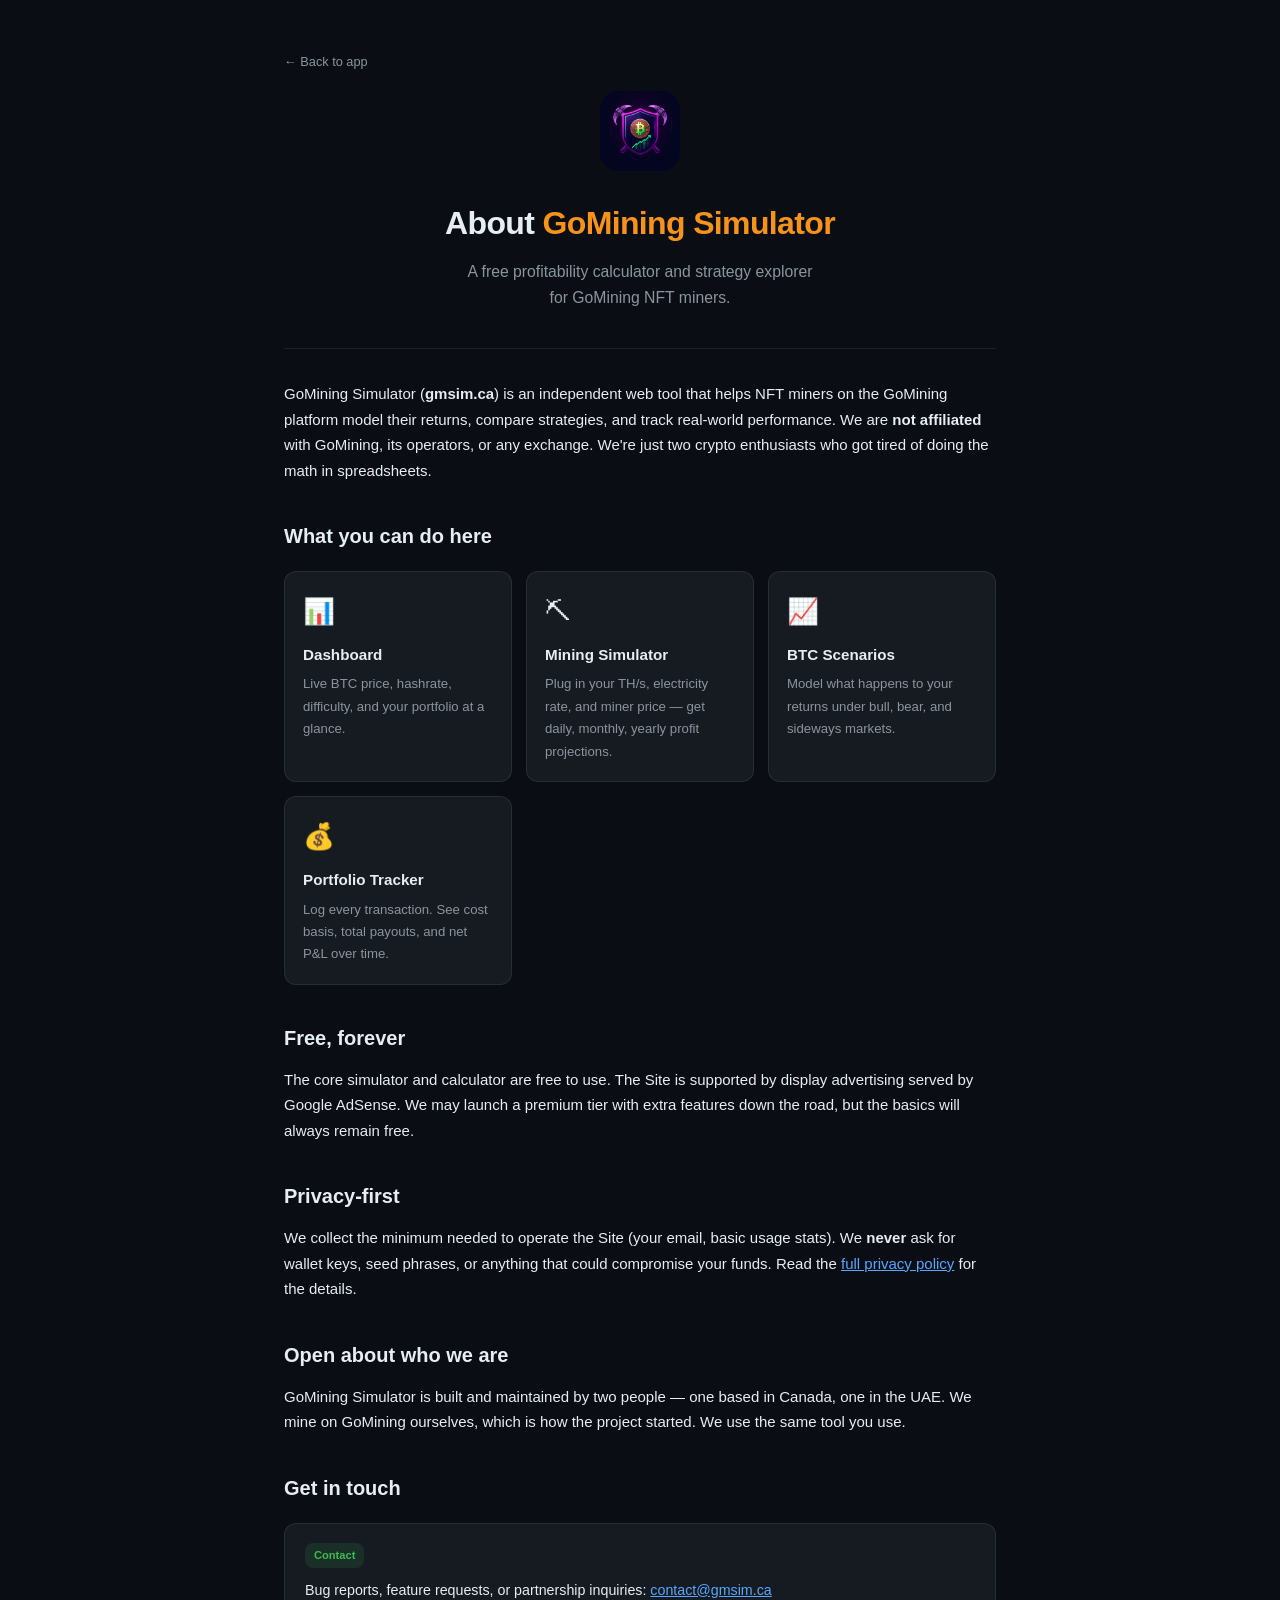
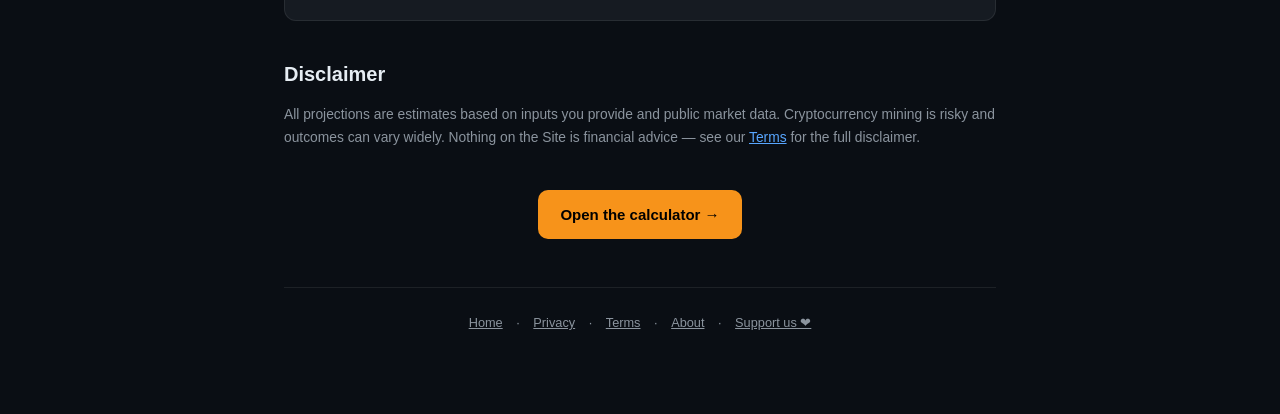
<file: about.html>
<!DOCTYPE html>
<html lang="en">
<head>
  <meta charset="UTF-8">
  <meta name="viewport" content="width=device-width, initial-scale=1.0">
  <title>About · GoMining Simulator</title>
  <meta name="description" content="GoMining Simulator is a free profitability calculator and strategy explorer for GoMining NFT miners.">
  <link rel="icon" type="image/png" href="icon.png">
  <style>
    :root {
      --bg:#0a0e14; --card:#161b22; --border:rgba(255,255,255,.08);
      --text:#e6edf3; --text-dim:#8b949e; --accent:#f7931a; --link:#58a6ff;
      --green:#3fb950;
    }
    *{box-sizing:border-box;margin:0;padding:0}
    body{font-family:-apple-system,BlinkMacSystemFont,'Segoe UI',Roboto,sans-serif;
         background:var(--bg);color:var(--text);line-height:1.7;font-size:15px}
    .wrap{max-width:760px;margin:0 auto;padding:48px 24px 80px}
    header{padding-bottom:24px;border-bottom:1px solid var(--border);margin-bottom:32px;text-align:center}
    .back{color:var(--text-dim);text-decoration:none;font-size:.85em;display:inline-block;
          margin-bottom:18px;text-align:left;width:100%}
    .back:hover{color:var(--accent)}
    .logo{width:80px;height:80px;border-radius:18px;margin-bottom:18px}
    h1{font-size:2rem;font-weight:800;letter-spacing:-.02em;margin-bottom:8px}
    h1 .accent{color:var(--accent)}
    .tagline{color:var(--text-dim);font-size:1.05em}
    h2{font-size:1.25rem;font-weight:700;margin:36px 0 12px;color:var(--text)}
    p,li{color:var(--text);margin-bottom:12px}
    ul{padding-left:22px;margin-bottom:14px}
    a{color:var(--link)}
    .features{display:grid;grid-template-columns:repeat(auto-fit,minmax(220px,1fr));
              gap:14px;margin:18px 0 8px}
    .feat{background:var(--card);border:1px solid var(--border);border-radius:12px;
          padding:18px}
    .feat .icon{font-size:1.6rem;margin-bottom:8px}
    .feat h3{font-size:.95rem;font-weight:700;margin-bottom:6px}
    .feat p{font-size:.88em;color:var(--text-dim);margin:0}
    .cta{display:inline-block;background:var(--accent);color:#000;font-weight:700;
         padding:12px 22px;border-radius:10px;text-decoration:none;margin-top:8px}
    .cta:hover{filter:brightness(1.1)}
    .card{background:var(--card);border:1px solid var(--border);border-radius:12px;
          padding:18px 20px;margin:18px 0;font-size:.95em}
    .badge{display:inline-block;background:rgba(63,185,80,.12);color:var(--green);
           padding:3px 9px;border-radius:8px;font-size:.78em;font-weight:600;
           margin-bottom:10px}
    footer{margin-top:48px;padding-top:24px;border-top:1px solid var(--border);
           color:var(--text-dim);font-size:.85em;text-align:center}
    footer a{margin:0 10px;color:var(--text-dim)}
    footer a:hover{color:var(--accent)}
  </style>
</head>
<body>
  <div class="wrap">
    <a href="index.html" class="back">← Back to app</a>
    <header>
      <img src="icon.png" alt="" class="logo">
      <h1>About <span class="accent">GoMining Simulator</span></h1>
      <p class="tagline">A free profitability calculator and strategy explorer<br>for GoMining NFT miners.</p>
    </header>

    <p>GoMining Simulator (<strong>gmsim.ca</strong>) is an independent web tool that helps NFT miners on the GoMining platform model their returns, compare strategies, and track real-world performance. We are <strong>not affiliated</strong> with GoMining, its operators, or any exchange. We're just two crypto enthusiasts who got tired of doing the math in spreadsheets.</p>

    <h2>What you can do here</h2>
    <div class="features">
      <div class="feat">
        <div class="icon">📊</div>
        <h3>Dashboard</h3>
        <p>Live BTC price, hashrate, difficulty, and your portfolio at a glance.</p>
      </div>
      <div class="feat">
        <div class="icon">⛏</div>
        <h3>Mining Simulator</h3>
        <p>Plug in your TH/s, electricity rate, and miner price — get daily, monthly, yearly profit projections.</p>
      </div>
      <div class="feat">
        <div class="icon">📈</div>
        <h3>BTC Scenarios</h3>
        <p>Model what happens to your returns under bull, bear, and sideways markets.</p>
      </div>
      <div class="feat">
        <div class="icon">💰</div>
        <h3>Portfolio Tracker</h3>
        <p>Log every transaction. See cost basis, total payouts, and net P&amp;L over time.</p>
      </div>
    </div>

    <h2>Free, forever</h2>
    <p>The core simulator and calculator are free to use. The Site is supported by display advertising served by Google AdSense. We may launch a premium tier with extra features down the road, but the basics will always remain free.</p>

    <h2>Privacy-first</h2>
    <p>We collect the minimum needed to operate the Site (your email, basic usage stats). We <strong>never</strong> ask for wallet keys, seed phrases, or anything that could compromise your funds. Read the <a href="privacy.html">full privacy policy</a> for the details.</p>

    <h2>Open about who we are</h2>
    <p>GoMining Simulator is built and maintained by two people — one based in Canada, one in the UAE. We mine on GoMining ourselves, which is how the project started. We use the same tool you use.</p>

    <h2>Get in touch</h2>
    <div class="card">
      <span class="badge">Contact</span>
      <p style="margin:0">Bug reports, feature requests, or partnership inquiries: <a href="mailto:contact@gmsim.ca">contact@gmsim.ca</a></p>
    </div>

    <h2>Disclaimer</h2>
    <p style="font-size:.92em;color:var(--text-dim)">All projections are estimates based on inputs you provide and public market data. Cryptocurrency mining is risky and outcomes can vary widely. Nothing on the Site is financial advice — see our <a href="terms.html">Terms</a> for the full disclaimer.</p>

    <p style="margin-top:32px;text-align:center">
      <a href="index.html" class="cta">Open the calculator →</a>
    </p>

    <footer>
      <a href="index.html">Home</a> ·
      <a href="privacy.html">Privacy</a> ·
      <a href="terms.html">Terms</a> ·
      <a href="about.html">About</a> ·
      <a href="support.html">Support us ❤</a>
    </footer>
  </div>
</body>
</html>
</file>
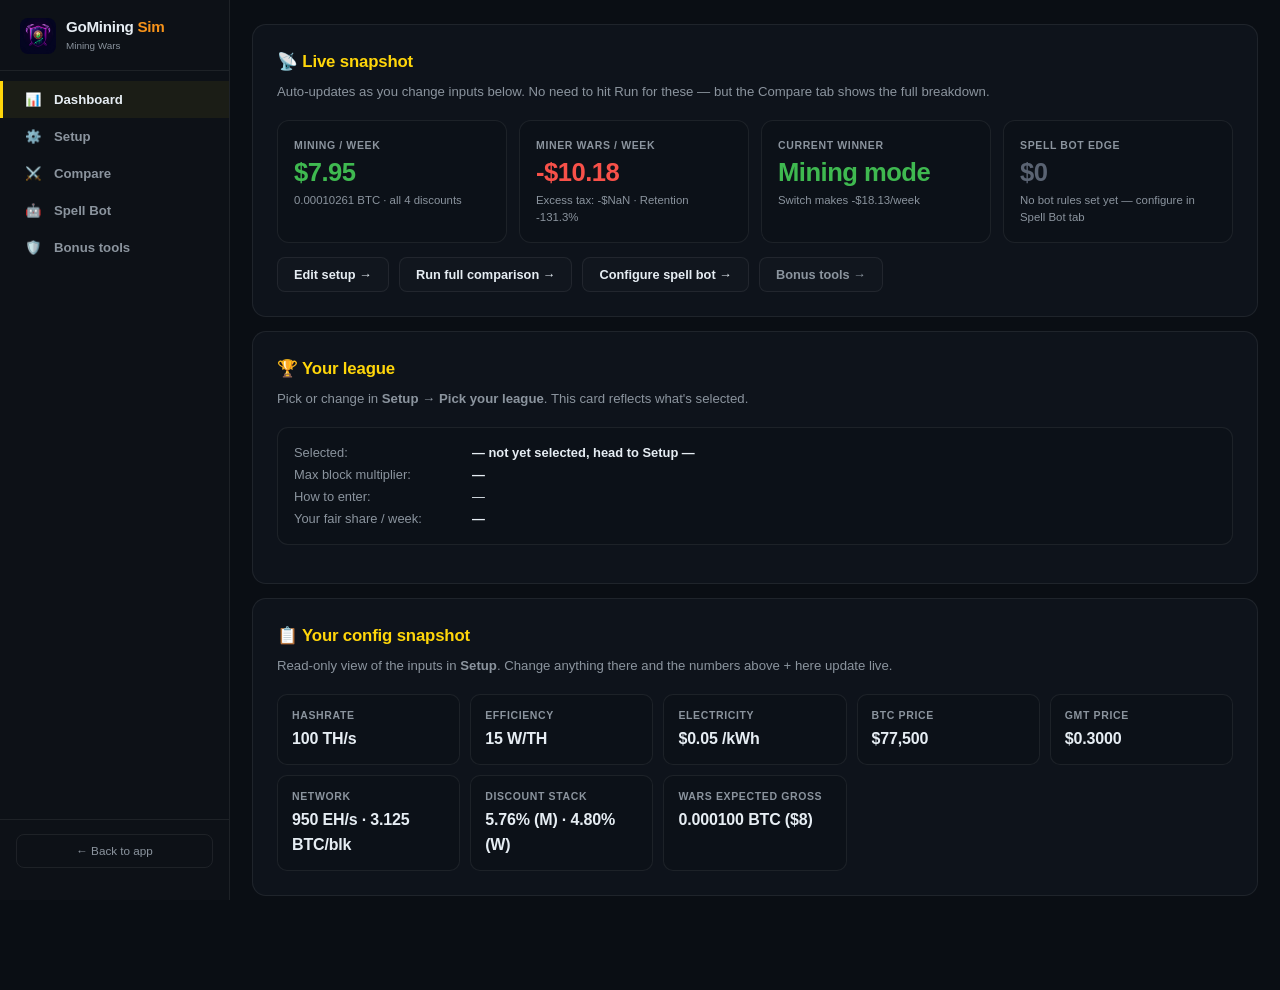
<file: mining-wars.html>
<!DOCTYPE html>
<html lang="en">
<head>
  <meta charset="UTF-8">
  <meta name="viewport" content="width=device-width, initial-scale=1.0">
  <meta name="robots" content="noindex,nofollow"><!-- WIP, not linked yet -->
  <title>Mining Wars Calculator · GoMining Simulator</title>
  <link rel="icon" type="image/png" href="icon.png">
  <link rel="stylesheet" href="css/mining-wars.css">
  <script defer src="js/mining-wars.js"></script>
</head>
<body>
  <div class="app-layout">

    <!-- ============ SIDEBAR ============ -->
    <aside class="mw-sidebar">
      <div class="mw-side-logo">
        <img src="icon.png" alt="">
        <div>
          <h1>GoMining <span class="accent">Sim</span></h1>
          <p>Mining Wars</p>
        </div>
      </div>
      <nav class="mw-nav">
        <button class="mw-nav-item active" data-tab="dashboard">
          <span class="ico">📊</span><span>Dashboard</span>
        </button>
        <button class="mw-nav-item" data-tab="setup">
          <span class="ico">⚙️</span><span>Setup</span>
        </button>
        <button class="mw-nav-item" data-tab="compare">
          <span class="ico">⚔️</span><span>Compare</span>
        </button>
        <button class="mw-nav-item" data-tab="bot">
          <span class="ico">🤖</span><span>Spell Bot</span>
        </button>
        <button class="mw-nav-item" data-tab="tools">
          <span class="ico">🛡️</span><span>Bonus tools</span>
        </button>
      </nav>
      <div class="mw-side-footer">
        <a href="index.html" class="back" style="display:block;text-align:center">← Back to app</a>
      </div>
    </aside>

    <!-- ============ MAIN ============ -->
    <main class="mw-main">
  <div class="wrap">

    <!-- ===== DASHBOARD TAB ===== -->
    <section class="mw-tab active" data-tab="dashboard">

    <!-- Live data banner (only shows when extension is installed + synced) -->
    <div id="live-banner" class="live-banner" style="display:none"></div>

    <!-- Cycle progress + cycle-end projection (auto-shows when round timing captured) -->
    <div class="card" id="cycle-card" style="display:none"></div>

    <!-- live snapshot -->
    <div class="card">
      <div class="card-title">📡 Live snapshot</div>
      <div class="card-desc">Auto-updates as you change inputs below. No need to hit Run for these — but the Compare tab shows the full breakdown.</div>
      <div class="dash-kpi-grid">
        <div class="dash-kpi" id="kpi-mining">
          <div class="lbl">MINING / WEEK</div>
          <div class="val">—</div>
          <div class="sub">Solo BTC drip · all discounts</div>
        </div>
        <div class="dash-kpi" id="kpi-wars">
          <div class="lbl">MINER WARS / WEEK</div>
          <div class="val">—</div>
          <div class="sub">After excess-fee tax</div>
        </div>
        <div class="dash-kpi" id="kpi-winner">
          <div class="lbl">CURRENT WINNER</div>
          <div class="val">—</div>
          <div class="sub">Switch makes <span id="kpi-winner-diff">$0</span>/week</div>
        </div>
        <div class="dash-kpi" id="kpi-bot">
          <div class="lbl">SPELL BOT EDGE</div>
          <div class="val">—</div>
          <div class="sub">From your bot rules</div>
        </div>
      </div>
      <div class="dash-actions">
        <button class="bot-action-btn" data-jump="setup">Edit setup →</button>
        <button class="bot-action-btn" data-jump="compare">Run full comparison →</button>
        <button class="bot-action-btn" data-jump="bot">Configure spell bot →</button>
        <button class="bot-action-btn dim" data-jump="tools">Bonus tools →</button>
      </div>
    </div>

    <!-- Live MW vitals — populated only when extension HAR endpoints are captured -->
    <div class="card" id="mw-vitals-card" style="display:none">
      <div class="card-title">⚡ Live Miner Wars vitals</div>
      <div class="card-desc">Pulled from the GoMining extension. Only shows when fresh data is available.</div>
      <div class="dash-kpi-grid">
        <div class="dash-kpi" id="kpi-winchance-card">
          <div class="lbl">WIN CHANCE / ROUND</div>
          <div class="val" id="kpi-winchance">—</div>
          <div class="sub">From round/get-state</div>
        </div>
        <div class="dash-kpi" id="kpi-clanrank-card">
          <div class="lbl">CLAN RANK</div>
          <div class="val" id="kpi-clanrank">—</div>
          <div class="sub">In your league</div>
        </div>
        <div class="dash-kpi" id="kpi-userrank-card">
          <div class="lbl">YOUR RANK</div>
          <div class="val" id="kpi-userrank">—</div>
          <div class="sub">Among all MW players</div>
        </div>
        <div class="dash-kpi" id="kpi-botbalance-card">
          <div class="lbl">BOT BALANCE</div>
          <div class="val" id="kpi-botbalance">—</div>
          <div class="sub">Available for spells</div>
        </div>
      </div>
    </div>

    <!-- League info (read-only display of what's selected in Setup) -->
    <div class="card">
      <div class="card-title">🏆 Your league</div>
      <div class="card-desc">Pick or change in <strong>Setup → Pick your league</strong>. This card reflects what's selected.</div>
      <div class="league-info" id="league-info">
        <div class="li-line"><span class="li-lbl">Selected:</span> <strong id="li-name">— not yet selected, head to Setup —</strong></div>
        <div class="li-line"><span class="li-lbl">Max block multiplier:</span> <strong id="li-mult">—</strong></div>
        <div class="li-line"><span class="li-lbl">How to enter:</span> <span id="li-entry">—</span></div>
        <div class="li-line"><span class="li-lbl">Your fair share / week:</span> <strong id="li-fair">—</strong></div>
      </div>
    </div>

    <!-- Configuration snapshot — read-only at-a-glance summary -->
    <div class="card">
      <div class="card-title">📋 Your config snapshot</div>
      <div class="card-desc">Read-only view of the inputs in <strong>Setup</strong>. Change anything there and the numbers above + here update live.</div>
      <div class="snap-grid">
        <div class="snap-cell"><div class="snap-l">Hashrate</div><div class="snap-v" id="sv-th">—</div></div>
        <div class="snap-cell"><div class="snap-l">Efficiency</div><div class="snap-v" id="sv-eff">—</div></div>
        <div class="snap-cell"><div class="snap-l">Electricity</div><div class="snap-v" id="sv-elec">—</div></div>
        <div class="snap-cell"><div class="snap-l">BTC price</div><div class="snap-v" id="sv-btc">—</div></div>
        <div class="snap-cell"><div class="snap-l">GMT price</div><div class="snap-v" id="sv-gmt">—</div></div>
        <div class="snap-cell"><div class="snap-l">Network</div><div class="snap-v" id="sv-net">—</div></div>
        <div class="snap-cell"><div class="snap-l">Discount stack</div><div class="snap-v" id="sv-disc">—</div></div>
        <div class="snap-cell"><div class="snap-l">Wars expected gross</div><div class="snap-v" id="sv-gross">—</div></div>
      </div>
    </div>

    </section><!-- /dashboard -->

    <!-- ===== SETUP TAB ===== -->
    <section class="mw-tab" data-tab="setup">

    <!-- intro -->
    <div class="card">
      <div class="card-title">⚔️ Mining mode vs Miner Wars</div>
      <div class="card-desc">
        Same TH/s, two completely different games. Mining mode is the predictable BTC drip — paid daily, full discount stack. Miner Wars is a weekly clan competition with an <strong>excess-fee tax</strong> on earnings above your solo ceiling, calculated at the league's average W/TH. Set everything up here, then jump to Compare or Spell Bot.
      </div>
    </div>

    <!-- league picker -->
    <div class="card">
      <div class="card-title">🏆 Pick your league</div>
      <div class="card-desc">Choose where you mine. Each league has its own max block multiplier, prize density, and average W/TH — they all flow into the comparison and the Spell Bot tiers. Snapshots taken from in-app data; verify before relying on them.</div>
      <div class="league-grid">
        <button class="league-btn dune"    data-league="dune"    data-wth="18" data-density="0.18"  data-max-mult="32"  data-entry="Open league — any unique miner can join">
          <div class="name">Dune <span class="mult-badge">×32 max</span></div>
          <div class="stats"><strong>18 W/TH avg</strong> · ~$0.18 / TH / week<br>22+ divisions ($0.16–0.23) · <em>unique miner entry</em></div>
        </button>
        <button class="league-btn horizon" data-league="horizon" data-wth="19" data-density="0.26"  data-max-mult="64"  data-entry="Top clans of each Dune division promote">
          <div class="name">Horizon ⭐ <span class="mult-badge">×64 max</span></div>
          <div class="stats"><strong>19 W/TH avg</strong> · ~$0.26 / TH / week<br>Best per-TH density right now · <em>top of Dune promotes</em></div>
        </button>
        <button class="league-btn eclipse" data-league="eclipse" data-wth="20" data-density="0.22"  data-max-mult="128" data-entry="Top 5 clans in Horizon promote each week">
          <div class="name">Eclipse <span class="mult-badge">×128 max</span></div>
          <div class="stats"><strong>20 W/TH avg</strong> · ~$0.22 / TH / week<br>Mid prize pool, high markup · <em>top 5 of Horizon</em></div>
        </button>
        <button class="league-btn odyssey" data-league="odyssey" data-wth="20" data-density="0.218" data-max-mult="256" data-entry="Top 5 clans in Eclipse promote each week">
          <div class="name">Odyssey <span class="mult-badge">×256 max</span></div>
          <div class="stats"><strong>20 W/TH avg</strong> · ~$0.218 / TH / week<br>Whale arena, biggest pool · <em>top 5 of Eclipse</em></div>
        </button>
      </div>

      <div class="grid-mini">
        <div class="price-input">
          <label>League size at week start (TH)</label>
          <input type="number" id="in-league-size" value="200000" step="1000" min="1">
          <div class="sub">Combined power of every clan in this league. Find it in-app.</div>
        </div>
        <div class="price-input">
          <label>League avg W/TH (override)</label>
          <input type="number" id="in-league-wth" value="19" step="0.1" min="1">
        </div>
        <div class="price-input">
          <label>Your expected weekly gross (BTC)</label>
          <input type="number" id="in-war-gross" value="0.0001" step="0.00001" min="0">
          <div class="sub"><strong>Best baseline = last week's actual.</strong> League $/TH/week density is misleading — most miners earn far less than the league average. If you made $3 last week, type that ÷ BTC price.</div>
        </div>
        <div class="price-input">
          <label>Personal block GMT / week</label>
          <input type="number" id="in-war-gmt" value="0" step="1" min="0">
          <div class="sub">Optional — set 0 if you don't hit blocks</div>
        </div>
        <div class="price-input">
          <label>GMT price ($)</label>
          <input type="number" id="in-gmt" value="0.30" step="0.01" min="0">
        </div>
      </div>
    </div>

    <!-- your setup -->
    <div class="card">
      <div class="card-title">⛏️ Your setup</div>
      <div class="grid-mini">
        <div class="price-input">
          <label>Hashrate (TH/s)</label>
          <input type="number" id="in-th" value="100" step="1" min="1">
        </div>
        <div class="price-input">
          <label>Your W/TH</label>
          <input type="number" id="in-eff" value="15" step="0.5" min="1">
          <div class="sub">Lower = more efficient (good)</div>
        </div>
        <div class="price-input">
          <label>BTC price ($)</label>
          <input type="number" id="in-btc" value="77500" step="100">
        </div>
        <div class="price-input">
          <label>Network hashrate (EH/s)</label>
          <input type="number" id="in-net" value="950" step="10">
        </div>
        <div class="price-input">
          <label>Block reward (BTC)</label>
          <input type="number" id="in-block" value="3.125" step="0.001">
        </div>
        <div class="price-input">
          <label>Electricity ($/kWh)</label>
          <input type="number" id="in-elec" value="0.05" step="0.01">
        </div>
      </div>
    </div>

    <!-- new: war-specific costs and adjustments -->
    <div class="card">
      <div class="card-title">⚡ War-week adjustments</div>
      <div class="card-desc">Things that the projection should subtract or scale, often missed.</div>
      <div class="grid-mini">
        <div class="price-input">
          <label>Eligible mining days</label>
          <input type="number" id="in-elig-mining" value="7" step="0.5" min="0" max="7">
          <div class="sub">Lower if you switched mid-week</div>
        </div>
        <div class="price-input">
          <label>Eligible war days</label>
          <input type="number" id="in-elig-wars" value="7" step="0.5" min="0" max="7">
          <div class="sub">Same — switching costs a day</div>
        </div>
        <div class="price-input">
          <label>Boost / spell spend (GMT/wk)</label>
          <input type="number" id="in-boost-spend" value="0" step="1" min="0">
          <div class="sub">Subtracted from war net. Set to your bot's weekly cost.</div>
        </div>
        <div class="price-input">
          <label style="display:flex;align-items:center;gap:8px;cursor:pointer">
            <input type="checkbox" id="in-is-leader" style="width:auto;margin:0">
            <span>I'm the clan leader</span>
          </label>
          <div class="sub">Adds 5% of member GMT below to war net</div>
        </div>
        <div class="price-input">
          <label>Clan member GMT won / week</label>
          <input type="number" id="in-member-gmt" value="0" step="100" min="0">
          <div class="sub">Total GMT won by all clan members (used only if leader checked)</div>
        </div>
      </div>
    </div>

    <!-- discounts -->
    <div class="card">
      <div class="card-title">🏷️ Discounts</div>
      <div class="card-desc">Service streak (3%) applies in <strong>both</strong> modes. Mining-mode bonus is automatic and only counts in Mining mode (variable, ~0.96% currently — set by veGOMINING vote weekly).</div>
      <div class="grid-mini">
        <div class="price-input">
          <label>Service streak (%)</label>
          <input type="number" id="in-disc-service" value="3" step="0.1" min="0" max="20">
          <div class="sub">10-day click streak · both modes</div>
        </div>
        <div class="price-input">
          <label>Mining-mode bonus (%)</label>
          <input type="number" id="in-disc-mining" value="0.96" step="0.01" min="0" max="20">
          <div class="sub">Mining mode only</div>
        </div>
        <div class="price-input">
          <label>VIP discount (%)</label>
          <input type="number" id="in-disc-vip" value="1.8" step="0.1" min="0" max="20">
        </div>
        <div class="price-input">
          <label>Token discount (%)</label>
          <input type="number" id="in-disc-token" value="0" step="1" min="0" max="20">
          <div class="sub">0–20% if paying maintenance in GMT</div>
        </div>
      </div>
    </div>

    <div style="display:flex;gap:10px;flex-wrap:wrap;margin-top:6px">
      <button class="bot-action-btn" data-jump="dashboard">← Back to dashboard</button>
      <button class="bot-action-btn" data-jump="compare">Run comparison →</button>
    </div>

    </section><!-- /setup -->

    <!-- ===== COMPARE TAB ===== -->
    <section class="mw-tab" data-tab="compare">
    <div class="card">
      <div class="card-title">⚔️ Run comparison</div>
      <div class="card-desc">Crunches your Dashboard inputs. Results below show side-by-side weekly net for both modes plus the excess-fee math, then variance scenarios (bad luck / average / lucky weeks) and the break-even point.</div>
    </div>
    <button class="btn-run" id="btn-run">Run comparison</button>

    <!-- Results -->
    <div class="card" style="margin-top:14px">
      <div class="results-title">📊 Results</div>
      <div id="results-empty" class="empty">No comparison yet. Click <strong>Run comparison</strong> above.</div>
      <div id="results-content" style="display:none">
        <div class="vs-grid">
          <div class="mode-card mining" id="card-mining">
            <div class="mode-name">Mining mode (solo)</div>
            <div class="mode-net" id="mining-net">$0</div>
            <div class="mode-sub" id="mining-sub">Predictable daily BTC</div>
            <div class="mode-row"><span class="lbl">Gross / week</span><span class="val" id="mining-gross">—</span></div>
            <div class="mode-row"><span class="lbl">Maintenance</span><span class="val red" id="mining-maint">—</span></div>
            <div class="mode-row"><span class="lbl">Net BTC</span><span class="val" id="mining-btc">—</span></div>
            <div class="mode-row"><span class="lbl">Solo ceiling</span><span class="val" id="mining-ceiling">—</span></div>
          </div>
          <div class="mode-card wars" id="card-wars">
            <div class="mode-name">Miner Wars</div>
            <div class="mode-net" id="wars-net">$0</div>
            <div class="mode-sub" id="wars-sub">Variable, weekly Tuesday</div>
            <div class="mode-row"><span class="lbl">Gross BTC win</span><span class="val" id="wars-gross">—</span></div>
            <div class="mode-row"><span class="lbl">Personal GMT</span><span class="val green" id="wars-gmt">—</span></div>
            <div class="mode-row"><span class="lbl">Fees below ceiling</span><span class="val red" id="wars-fees-base">—</span></div>
            <div class="mode-row"><span class="lbl">Excess-fee tax</span><span class="val red" id="wars-fees-excess">—</span></div>
            <div class="mode-row"><span class="lbl">Retention rate</span><span class="val" id="wars-retention">—</span></div>
          </div>
        </div>

        <div class="verdict" id="verdict">
          <h3 id="verdict-title">—</h3>
          <p id="verdict-text">—</p>
        </div>

        <div class="results-title" style="margin-top:24px">📋 Detailed breakdown</div>
        <table class="detail" id="detail-table"></table>
      </div>
    </div>

    <!-- Variance scenarios -->
    <div class="card" id="variance-card" style="display:none">
      <div class="card-title">🎲 Variance scenarios</div>
      <div class="card-desc">Miner Wars rewards are lumpy — block wins are partly luck. These three rows simulate what happens when your clan-share lands at 0.5×, 1×, and 3× your expected gross.</div>
      <div class="variance-grid" id="variance-grid"></div>
    </div>

    <!-- Break-even -->
    <div class="card" id="breakeven-card" style="display:none">
      <div class="card-title">⚖️ Break-even point</div>
      <div class="card-desc">How much weekly clan-share BTC do you need before Miner Wars beats Mining mode?</div>
      <div class="breakeven-row" id="breakeven-row"></div>
    </div>

    </section><!-- /compare -->

    <!-- ===== TOOLS TAB ===== -->
    <section class="mw-tab" data-tab="tools">
    <!-- Bonus tools -->
    <div class="card">
      <div class="card-title">🧰 Bonus tools</div>
      <div class="card-desc">Quick utilities for active Miner Wars players.</div>
      <div class="tools-grid">
        <div class="tool-card">
          <h4>Service-button score boost</h4>
          <p>Clicking the service button while in Miner Wars (besides keeping your streak) adds <strong>your base PPS × 100</strong> to your round score — a free instant boost. Enter your base PPS:</p>
          <div class="grid-mini">
            <div class="price-input">
              <label>Your base PPS</label>
              <input type="number" id="in-pps" value="518" step="1" min="0">
              <div class="sub">Found on your Miner Wars dashboard</div>
            </div>
          </div>
          <div class="out" id="out-boost">+51,800 score</div>
          <div class="out-sub">Free score injection per service click</div>
        </div>

        <div class="tool-card">
          <h4>Clan leader 5% royalty</h4>
          <p>Clan leaders receive <strong>5% of all GMT won</strong> by clan members through personal block wins. Estimate your weekly cut:</p>
          <div class="grid-mini">
            <div class="price-input">
              <label>Total GMT won by members / week</label>
              <input type="number" id="in-clan-gmt" value="10000" step="100" min="0">
            </div>
          </div>
          <div class="out" id="out-royalty">500 GMT / week</div>
          <div class="out-sub" id="out-royalty-sub">≈ $150 / week at current GMT price</div>
        </div>

        <div class="tool-card">
          <h4>Boost ROI break-even</h4>
          <p>For a given block prize, what's the maximum GMT you should spend on spells before negative expected return?</p>
          <div class="grid-mini">
            <div class="price-input">
              <label>Block prize value (USD)</label>
              <input type="number" id="in-prize-usd" value="50" step="1" min="0">
            </div>
            <div class="price-input">
              <label>Win-prob lift per $ spent</label>
              <input type="number" id="in-prob-lift" value="0.02" step="0.005" min="0" max="1">
              <div class="sub">e.g. 0.02 = each $1 in spells adds 2% to win odds</div>
            </div>
          </div>
          <div class="out" id="out-roi-max">$25.00</div>
          <div class="out-sub" id="out-roi-sub">Max spend before expected return turns negative</div>
        </div>

        <div class="tool-card">
          <h4>Maintenance discount estimator</h4>
          <p>GoMining gives a <strong>maintenance discount</strong> based on prepaid days (your GMT wallet ÷ daily fees). Linear from 18 days (0%) to 360 days (20%) cap.</p>
          <div class="grid-mini">
            <div class="price-input">
              <label>Prepaid days</label>
              <input type="number" id="in-prepaid-days" value="180" step="1" min="0" max="500">
            </div>
          </div>
          <div class="out" id="out-discount">9%</div>
          <div class="out-sub" id="out-discount-sub">Your maintenance discount tier</div>
        </div>
      </div>
    </div>

    </section><!-- /tools -->

    <!-- ===== SPELL BOT TAB ===== -->
    <section class="mw-tab" data-tab="bot">
    <!-- ========== SPELL BOT SETUP ========== -->
    <div class="card">
      <div class="card-title">🤖 Spell Bot Setup</div>
      <div class="card-desc">
        Plan which spells your auto-bot fires for each block multiplier. Only boost when prize value beats spell cost — the calculator flags every row that loses money. Export the JSON rules and feed them to your bot.
      </div>

      <!-- spell catalog -->
      <div class="spell-catalog">
        <div class="heading">Spell catalog</div>
        <div><span class="name">🚀 Rocket</span> — flat +PPS, best early-round · 1/10/100 GMT (G/P/R)</div>
        <div><span class="name">📡 Echo</span> — pulse points every 2 min, scales with round length · 1/10/100 GMT</div>
        <div><span class="name">🎯 Focus</span> — huge PPS burst for 5 min · 1/10/100 GMT</div>
        <div><span class="name">⚡ Instant</span> — one-time lump sum, the closer · 1/10/100 GMT</div>
        <div><span class="name">🔥 Turbo / Power Up</span> — multiplies base TH score ×100 · 10 GMT</div>
        <div><span class="name shield">🛡 Shield (clan)</span> — doubles base hashpower for whole clan · 100 GMT</div>
        <div><span class="name service">🛠 Service button</span> — 1000× power boost inside Miner Wars · FREE, once/day</div>
      </div>

      <!-- summary banners -->
      <div class="bot-summary-grid">
        <div class="tool-card">
          <div class="bot-summary-label">EST. WEEKLY SPELL COST</div>
          <div class="out bot-summary-value" id="bot-week-cost">0 GMT</div>
          <div class="out-sub" id="bot-week-cost-usd">≈ $0 / week</div>
        </div>
        <div class="tool-card">
          <div class="bot-summary-label">EST. WEEKLY EXTRA WIN VALUE</div>
          <div class="out bot-summary-value green" id="bot-week-prize">$0</div>
          <div class="out-sub">If your boosted edge converts at the rate above</div>
        </div>
        <div class="tool-card">
          <div class="bot-summary-label">NET BOT EDGE</div>
          <div class="out bot-summary-value" id="bot-week-edge">$0</div>
          <div class="out-sub" id="bot-week-edge-sub">Prize − spell cost</div>
        </div>
      </div>

      <!-- assumption inputs -->
      <div class="grid-mini" style="margin-bottom:14px">
        <div class="price-input">
          <label>Edge per $1 spent</label>
          <input type="number" id="bot-edge-rate" value="1.5" step="0.1" min="0">
          <div class="sub">Heuristic: extra $ won per $1 of spells (1.0 = breakeven, 2.0 = doubles money)</div>
        </div>
        <div class="price-input">
          <label>Avg blocks/week per multiplier (fallback)</label>
          <input type="number" id="bot-blocks-per-tier" value="1" step="0.5" min="0">
          <div class="sub">Used if no per-tier frequencies set below</div>
        </div>
      </div>

      <!-- Block frequency distribution -->
      <div style="margin-bottom:14px">
        <div class="field-label" style="font-size:.78em;color:var(--text-dim);font-weight:700;margin-bottom:8px;letter-spacing:.04em">PER-TIER BLOCK FREQUENCY (blocks/week)</div>
        <div class="grid-mini" id="bot-freq-row"></div>
        <div class="sub" style="font-size:.74em;color:var(--text-mute);margin-top:6px">Realistic distribution: low multipliers happen often, big ones rare. Defaults are rough estimates — adjust for your league.</div>
      </div>

      <!-- per-multiplier rules table -->
      <div class="bot-rules-wrap">
        <table class="detail bot-rules-table" id="bot-rules-table">
          <thead>
            <tr>
              <th>Multiplier</th>
              <th>Rocket</th>
              <th>Echo</th>
              <th>Focus</th>
              <th>Instant</th>
              <th>Turbo</th>
              <th>Shield</th>
              <th>Service btn</th>
              <th class="right">Cost (GMT)</th>
              <th class="right">Verdict</th>
            </tr>
          </thead>
          <tbody id="bot-rules-body"></tbody>
        </table>
      </div>

      <!-- export -->
      <div class="bot-actions">
        <button class="bot-action-btn" id="bot-export">📋 Copy bot config (JSON)</button>
        <button class="bot-action-btn" id="bot-preset-conserv">📐 Preset: conservative</button>
        <button class="bot-action-btn" id="bot-preset-aggro">🔥 Preset: aggressive</button>
        <button class="bot-action-btn dim" id="bot-preset-clear">✕ Clear all</button>
      </div>
    </div>
    </section><!-- /bot -->

  </div><!-- /.wrap -->
    </main>
  </div><!-- /.app-layout -->
</body>
</html>
</file>
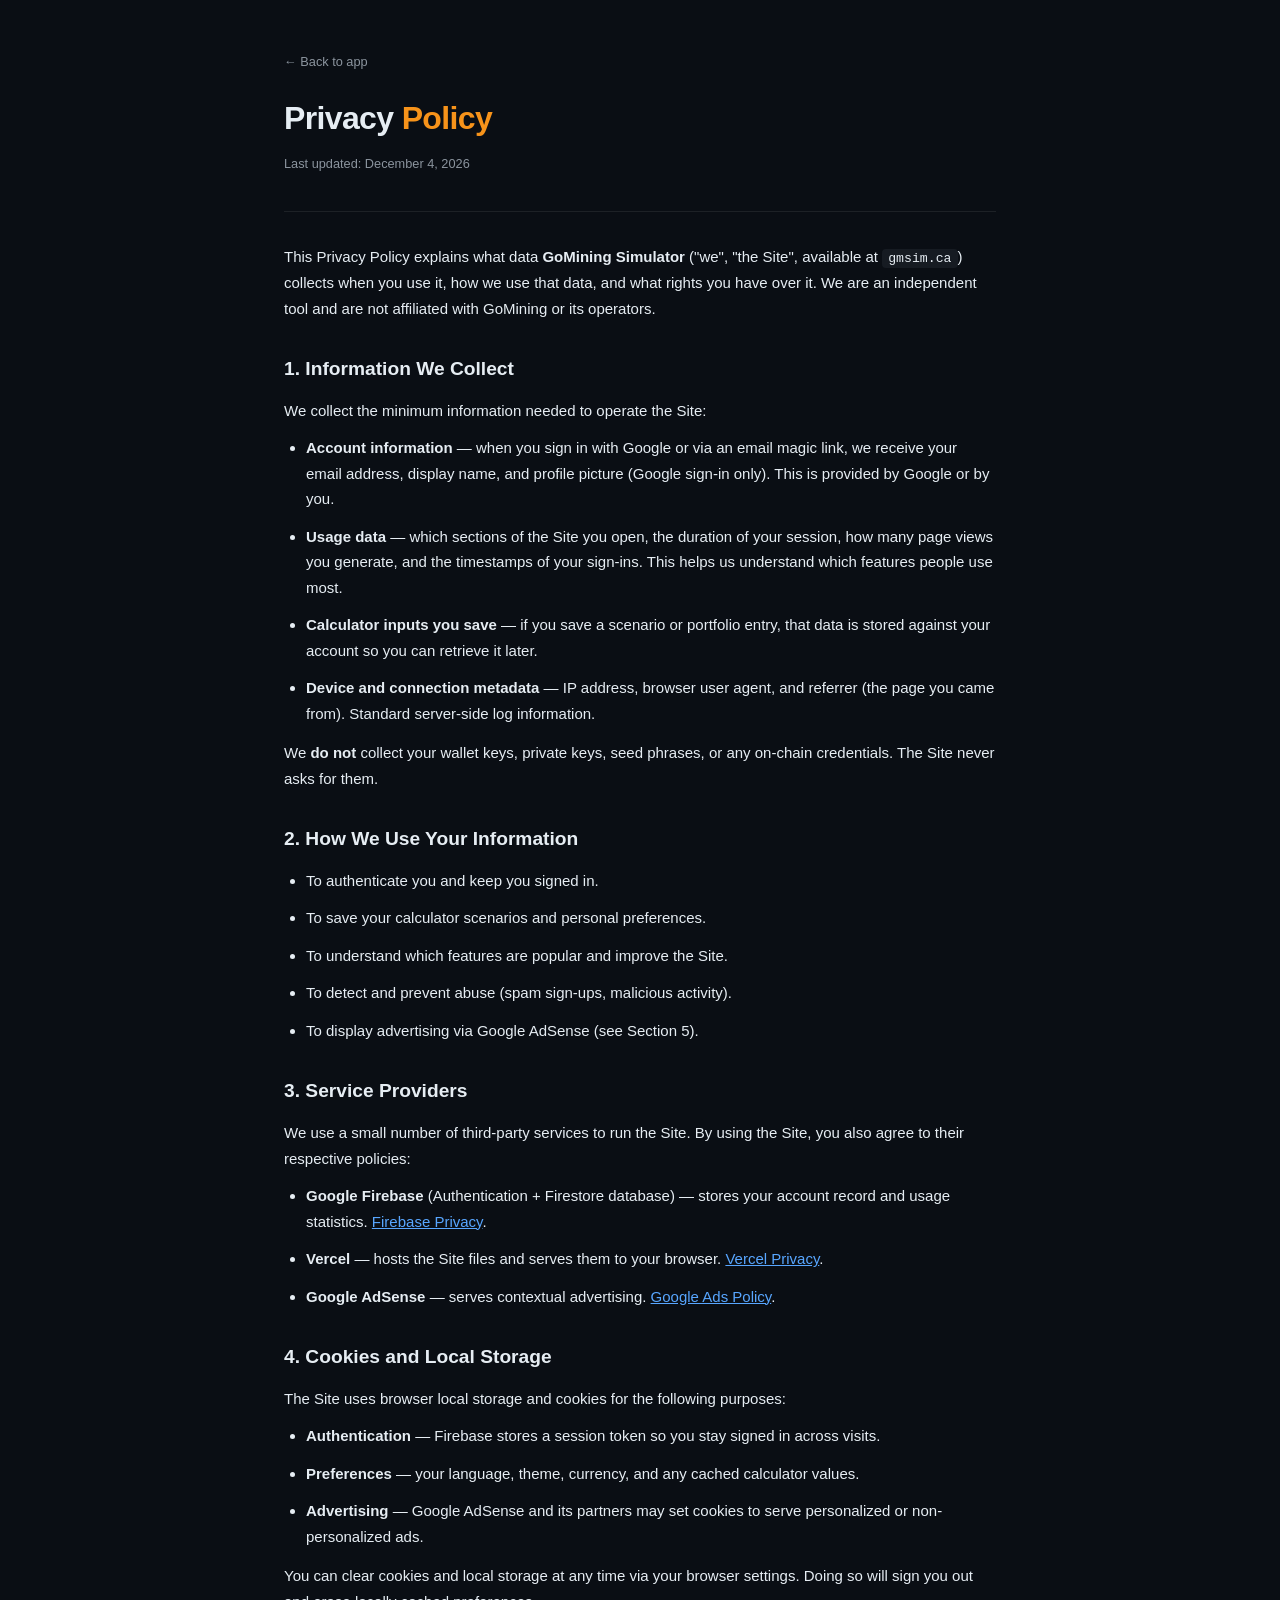
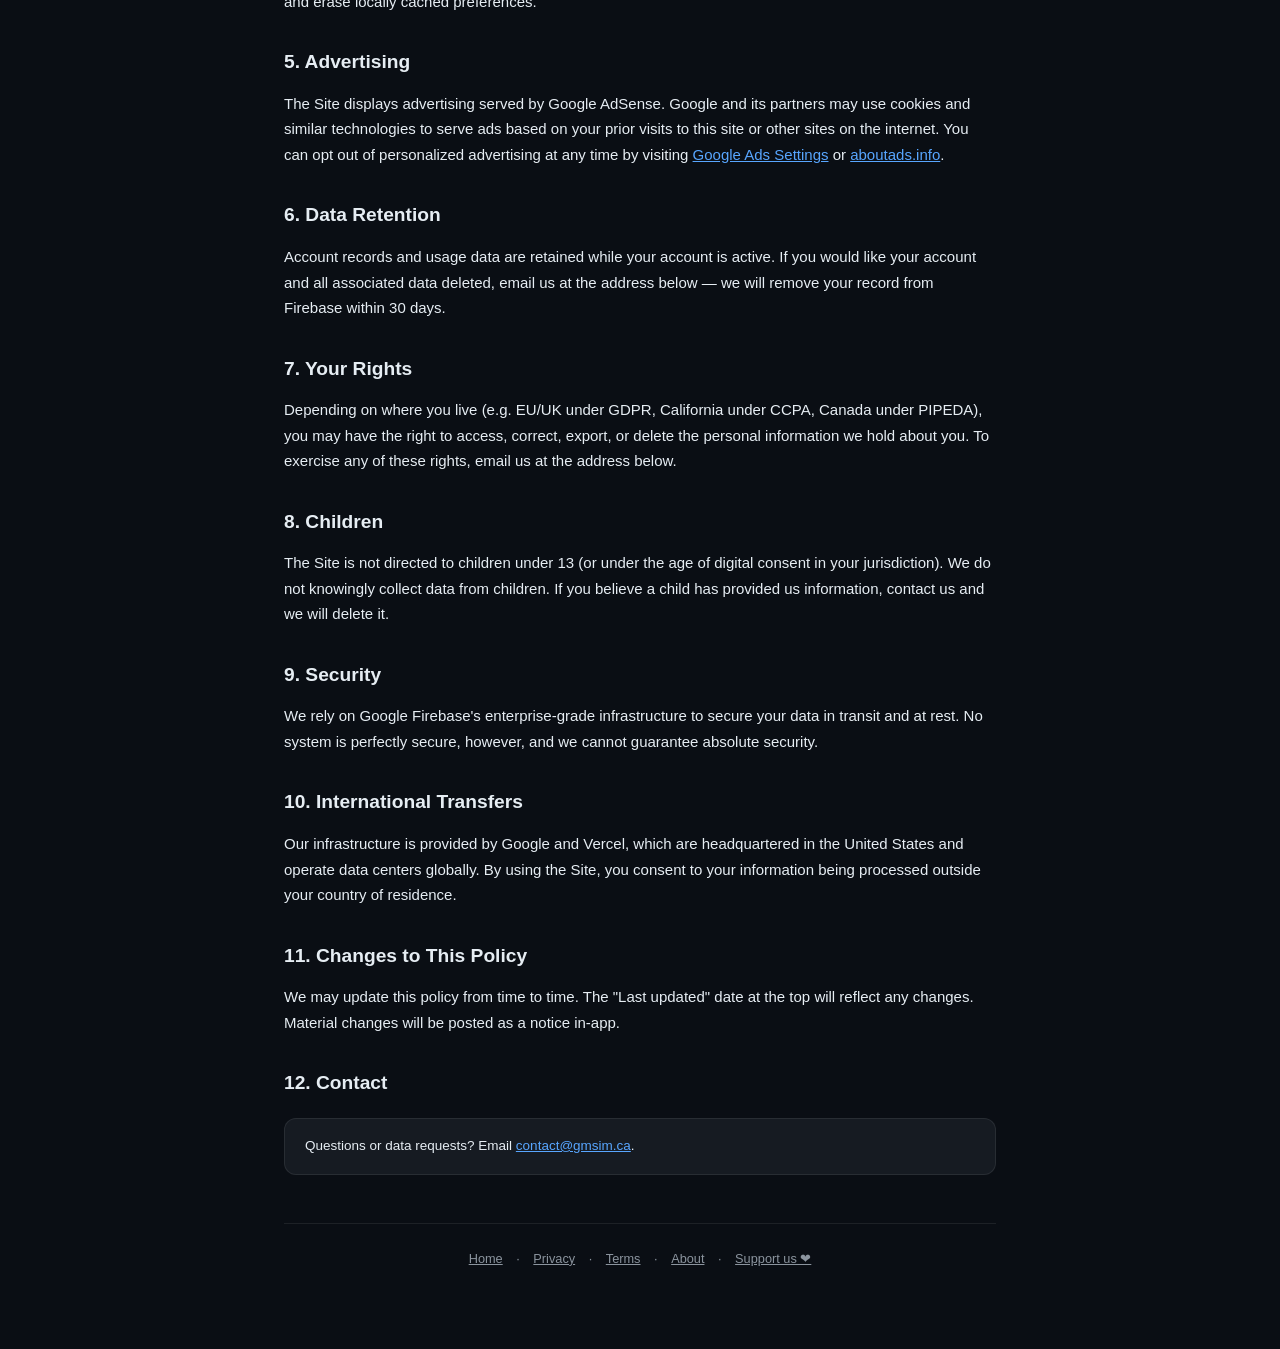
<file: privacy.html>
<!DOCTYPE html>
<html lang="en">
<head>
  <meta charset="UTF-8">
  <meta name="viewport" content="width=device-width, initial-scale=1.0">
  <title>Privacy Policy · GoMining Simulator</title>
  <link rel="icon" type="image/png" href="icon.png">
  <style>
    :root {
      --bg:#0a0e14; --card:#161b22; --border:rgba(255,255,255,.08);
      --text:#e6edf3; --text-dim:#8b949e; --accent:#f7931a; --link:#58a6ff;
    }
    *{box-sizing:border-box;margin:0;padding:0}
    body{font-family:-apple-system,BlinkMacSystemFont,'Segoe UI',Roboto,sans-serif;
         background:var(--bg);color:var(--text);line-height:1.7;font-size:15px}
    .wrap{max-width:760px;margin:0 auto;padding:48px 24px 80px}
    header{padding-bottom:24px;border-bottom:1px solid var(--border);margin-bottom:32px}
    .back{color:var(--text-dim);text-decoration:none;font-size:.85em;display:inline-block;margin-bottom:18px}
    .back:hover{color:var(--accent)}
    h1{font-size:2rem;font-weight:800;letter-spacing:-.02em;margin-bottom:8px}
    h1 .accent{color:var(--accent)}
    .updated{color:var(--text-dim);font-size:.85em}
    h2{font-size:1.2rem;font-weight:700;margin:32px 0 12px;color:var(--text)}
    p,li{color:var(--text);margin-bottom:12px}
    ul{padding-left:22px;margin-bottom:14px}
    a{color:var(--link)}
    code{background:var(--card);padding:2px 6px;border-radius:4px;font-size:.88em}
    .card{background:var(--card);border:1px solid var(--border);border-radius:12px;
          padding:16px 20px;margin:18px 0;font-size:.9em;color:var(--text-dim)}
    footer{margin-top:48px;padding-top:24px;border-top:1px solid var(--border);
           color:var(--text-dim);font-size:.85em;text-align:center}
    footer a{margin:0 10px;color:var(--text-dim)}
    footer a:hover{color:var(--accent)}
  </style>
</head>
<body>
  <div class="wrap">
    <a href="index.html" class="back">← Back to app</a>
    <header>
      <h1>Privacy <span class="accent">Policy</span></h1>
      <p class="updated">Last updated: <span id="updated">2026</span></p>
    </header>

    <p>This Privacy Policy explains what data <strong>GoMining Simulator</strong> ("we", "the Site", available at <code>gmsim.ca</code>) collects when you use it, how we use that data, and what rights you have over it. We are an independent tool and are not affiliated with GoMining or its operators.</p>

    <h2>1. Information We Collect</h2>
    <p>We collect the minimum information needed to operate the Site:</p>
    <ul>
      <li><strong>Account information</strong> — when you sign in with Google or via an email magic link, we receive your email address, display name, and profile picture (Google sign-in only). This is provided by Google or by you.</li>
      <li><strong>Usage data</strong> — which sections of the Site you open, the duration of your session, how many page views you generate, and the timestamps of your sign-ins. This helps us understand which features people use most.</li>
      <li><strong>Calculator inputs you save</strong> — if you save a scenario or portfolio entry, that data is stored against your account so you can retrieve it later.</li>
      <li><strong>Device and connection metadata</strong> — IP address, browser user agent, and referrer (the page you came from). Standard server-side log information.</li>
    </ul>
    <p>We <strong>do not</strong> collect your wallet keys, private keys, seed phrases, or any on-chain credentials. The Site never asks for them.</p>

    <h2>2. How We Use Your Information</h2>
    <ul>
      <li>To authenticate you and keep you signed in.</li>
      <li>To save your calculator scenarios and personal preferences.</li>
      <li>To understand which features are popular and improve the Site.</li>
      <li>To detect and prevent abuse (spam sign-ups, malicious activity).</li>
      <li>To display advertising via Google AdSense (see Section 5).</li>
    </ul>

    <h2>3. Service Providers</h2>
    <p>We use a small number of third-party services to run the Site. By using the Site, you also agree to their respective policies:</p>
    <ul>
      <li><strong>Google Firebase</strong> (Authentication + Firestore database) — stores your account record and usage statistics. <a href="https://firebase.google.com/support/privacy" target="_blank" rel="noopener">Firebase Privacy</a>.</li>
      <li><strong>Vercel</strong> — hosts the Site files and serves them to your browser. <a href="https://vercel.com/legal/privacy-policy" target="_blank" rel="noopener">Vercel Privacy</a>.</li>
      <li><strong>Google AdSense</strong> — serves contextual advertising. <a href="https://policies.google.com/technologies/ads" target="_blank" rel="noopener">Google Ads Policy</a>.</li>
    </ul>

    <h2>4. Cookies and Local Storage</h2>
    <p>The Site uses browser local storage and cookies for the following purposes:</p>
    <ul>
      <li><strong>Authentication</strong> — Firebase stores a session token so you stay signed in across visits.</li>
      <li><strong>Preferences</strong> — your language, theme, currency, and any cached calculator values.</li>
      <li><strong>Advertising</strong> — Google AdSense and its partners may set cookies to serve personalized or non-personalized ads.</li>
    </ul>
    <p>You can clear cookies and local storage at any time via your browser settings. Doing so will sign you out and erase locally cached preferences.</p>

    <h2>5. Advertising</h2>
    <p>The Site displays advertising served by Google AdSense. Google and its partners may use cookies and similar technologies to serve ads based on your prior visits to this site or other sites on the internet. You can opt out of personalized advertising at any time by visiting <a href="https://www.google.com/settings/ads" target="_blank" rel="noopener">Google Ads Settings</a> or <a href="https://www.aboutads.info/" target="_blank" rel="noopener">aboutads.info</a>.</p>

    <h2>6. Data Retention</h2>
    <p>Account records and usage data are retained while your account is active. If you would like your account and all associated data deleted, email us at the address below — we will remove your record from Firebase within 30 days.</p>

    <h2>7. Your Rights</h2>
    <p>Depending on where you live (e.g. EU/UK under GDPR, California under CCPA, Canada under PIPEDA), you may have the right to access, correct, export, or delete the personal information we hold about you. To exercise any of these rights, email us at the address below.</p>

    <h2>8. Children</h2>
    <p>The Site is not directed to children under 13 (or under the age of digital consent in your jurisdiction). We do not knowingly collect data from children. If you believe a child has provided us information, contact us and we will delete it.</p>

    <h2>9. Security</h2>
    <p>We rely on Google Firebase's enterprise-grade infrastructure to secure your data in transit and at rest. No system is perfectly secure, however, and we cannot guarantee absolute security.</p>

    <h2>10. International Transfers</h2>
    <p>Our infrastructure is provided by Google and Vercel, which are headquartered in the United States and operate data centers globally. By using the Site, you consent to your information being processed outside your country of residence.</p>

    <h2>11. Changes to This Policy</h2>
    <p>We may update this policy from time to time. The "Last updated" date at the top will reflect any changes. Material changes will be posted as a notice in-app.</p>

    <h2>12. Contact</h2>
    <div class="card">
      <p style="margin:0">Questions or data requests? Email <a href="mailto:contact@gmsim.ca">contact@gmsim.ca</a>.</p>
    </div>

    <footer>
      <a href="index.html">Home</a> ·
      <a href="privacy.html">Privacy</a> ·
      <a href="terms.html">Terms</a> ·
      <a href="about.html">About</a> ·
      <a href="support.html">Support us ❤</a>
    </footer>
  </div>
  <script>
    document.getElementById("updated").textContent =
      new Date().toLocaleDateString(undefined, { year:"numeric", month:"long", day:"numeric" });
  </script>
</body>
</html>
</file>
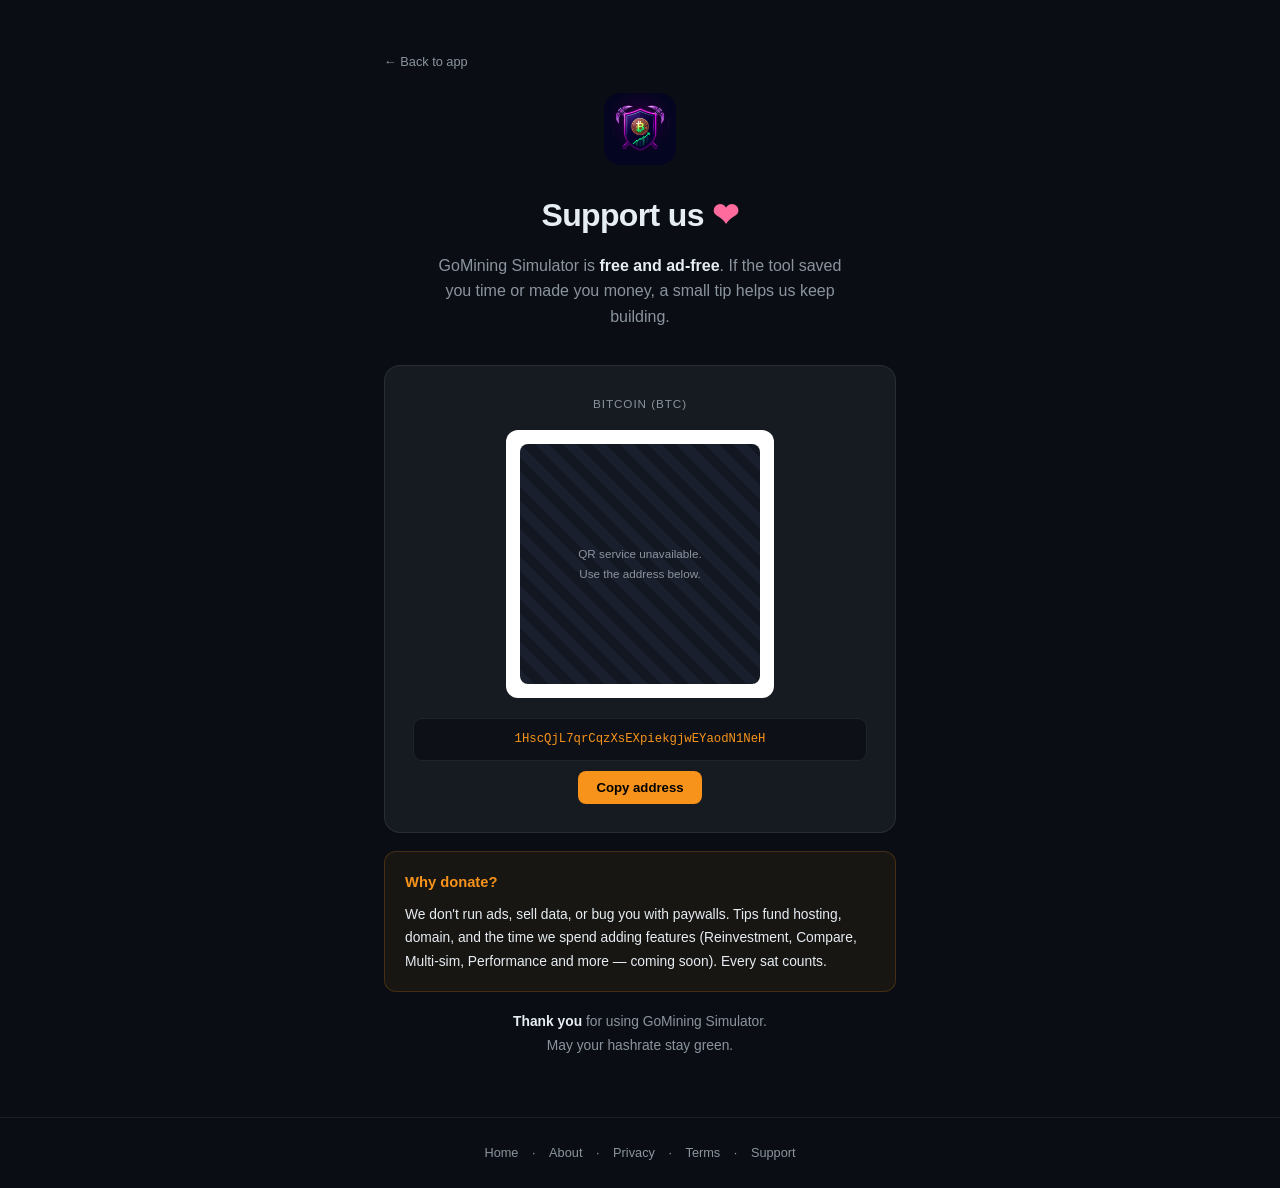
<file: support.html>
<!DOCTYPE html>
<html lang="en">
<head>
  <meta charset="UTF-8">
  <meta name="viewport" content="width=device-width, initial-scale=1.0">
  <title>Support Us · GoMining Simulator</title>
  <meta name="description" content="GoMining Simulator is free and ad-free. If it saved you time, consider supporting development with a small Bitcoin tip.">
  <link rel="icon" type="image/png" href="icon.png">
  <style>
    :root {
      --bg:#0a0e14; --card:#161b22; --border:rgba(255,255,255,.08);
      --text:#e6edf3; --text-dim:#8b949e; --accent:#f7931a; --link:#58a6ff;
      --green:#3fb950; --pink:#ff6b9d;
    }
    *{box-sizing:border-box;margin:0;padding:0}
    body{font-family:-apple-system,BlinkMacSystemFont,'Segoe UI',Roboto,sans-serif;
         background:var(--bg);color:var(--text);line-height:1.7;font-size:15px;
         min-height:100vh;display:flex;flex-direction:column}
    .wrap{max-width:560px;margin:0 auto;padding:48px 24px 60px;width:100%;flex:1}
    .back{color:var(--text-dim);text-decoration:none;font-size:.85em;display:inline-block;margin-bottom:20px}
    .back:hover{color:var(--accent)}
    header{text-align:center;margin-bottom:36px}
    .logo{width:72px;height:72px;border-radius:16px;margin-bottom:16px}
    h1{font-size:2rem;font-weight:800;letter-spacing:-.02em;margin-bottom:10px}
    h1 .heart{color:var(--pink);display:inline-block;animation:beat 1.4s ease-in-out infinite}
    @keyframes beat{0%,100%{transform:scale(1)}50%{transform:scale(1.18)}}
    .tagline{color:var(--text-dim);font-size:1rem;line-height:1.6;max-width:420px;margin:0 auto}

    .card{background:var(--card);border:1px solid var(--border);border-radius:16px;
          padding:28px;text-align:center;margin-bottom:18px}
    .qr-frame{display:inline-block;background:#fff;padding:14px;border-radius:12px;
              margin:8px 0 20px}
    .qr-frame canvas, .qr-frame img{display:block;width:240px;height:240px}
    .placeholder-qr{width:240px;height:240px;background:repeating-linear-gradient(
        45deg, #1a1f2e, #1a1f2e 10px, #131721 10px, #131721 20px);
        border-radius:8px;display:flex;align-items:center;justify-content:center;
        color:var(--text-dim);font-size:.78em;text-align:center;padding:20px}

    .label{color:var(--text-dim);font-size:.78em;text-transform:uppercase;
           letter-spacing:.08em;margin-bottom:8px}
    .addr{font-family:ui-monospace,SFMono-Regular,Menlo,Consolas,monospace;
          font-size:.82em;background:#0d1117;border:1px solid var(--border);
          padding:11px 14px;border-radius:9px;word-break:break-all;color:var(--accent);
          line-height:1.5;margin-bottom:10px}
    .copy-btn{background:var(--accent);color:#000;border:none;padding:9px 18px;
              border-radius:8px;font-weight:700;cursor:pointer;font-size:.88em}
    .copy-btn:hover{filter:brightness(1.1)}
    .copy-btn.ok{background:var(--green)}

    .why{background:rgba(247,147,26,.06);border:1px solid rgba(247,147,26,.2);
         border-radius:12px;padding:18px 20px;margin:16px 0;font-size:.92em;line-height:1.7}
    .why h3{font-size:.92rem;font-weight:700;color:var(--accent);margin-bottom:8px}
    .why p{color:var(--text);margin:0}

    .thanks{text-align:center;color:var(--text-dim);font-size:.92em;margin-top:18px;line-height:1.7}
    .thanks strong{color:var(--text)}

    footer{padding:24px;border-top:1px solid var(--border);
           color:var(--text-dim);font-size:.85em;text-align:center}
    footer a{margin:0 10px;color:var(--text-dim);text-decoration:none}
    footer a:hover{color:var(--accent)}
  </style>
</head>
<body>
  <div class="wrap">
    <a href="index.html" class="back">← Back to app</a>
    <header>
      <img src="icon.png" alt="" class="logo">
      <h1>Support us <span class="heart">❤</span></h1>
      <p class="tagline">GoMining Simulator is <strong style="color:var(--text)">free and ad-free</strong>. If the tool saved you time or made you money, a small tip helps us keep building.</p>
    </header>

    <div class="card">
      <div class="label">Bitcoin (BTC)</div>
      <div class="qr-frame">
        <div id="qr"></div>
      </div>
      <div id="addr" class="addr">PASTE_BTC_ADDRESS_HERE</div>
      <button id="copy" class="copy-btn">Copy address</button>
    </div>

    <div class="why">
      <h3>Why donate?</h3>
      <p>We don't run ads, sell data, or bug you with paywalls. Tips fund hosting, domain, and the time we spend adding features (Reinvestment, Compare, Multi-sim, Performance and more — coming soon). Every sat counts.</p>
    </div>

    <div class="thanks">
      <strong>Thank you</strong> for using GoMining Simulator.<br>
      May your hashrate stay green.
    </div>
  </div>

  <footer>
    <a href="index.html">Home</a> ·
    <a href="about.html">About</a> ·
    <a href="privacy.html">Privacy</a> ·
    <a href="terms.html">Terms</a> ·
    <a href="support.html">Support</a>
  </footer>

  <script>
    // ---- CONFIG ----
    const BTC_ADDRESS = "1HscQjL7qrCqzXsEXpiekgjwEYaodN1NeH";
    // ----------------

    const qrEl    = document.getElementById("qr");
    const addrEl  = document.getElementById("addr");
    const copyBtn = document.getElementById("copy");

    addrEl.textContent = BTC_ADDRESS;

    if (BTC_ADDRESS && BTC_ADDRESS !== "PASTE_BTC_ADDRESS_HERE") {
      // Use a public QR-image service — zero JS dependencies, always works.
      // bitcoin: URI scheme makes wallets recognize it as a payment request.
      const payload = encodeURIComponent("bitcoin:" + BTC_ADDRESS);
      const img = new Image();
      img.width  = 240;
      img.height = 240;
      img.alt    = "Bitcoin donation QR code";
      img.src    = "https://api.qrserver.com/v1/create-qr-code/?size=240x240&margin=4&data=" + payload;
      img.onerror = () => {
        qrEl.innerHTML = "<div class='placeholder-qr'>QR service unavailable.<br>Use the address below.</div>";
      };
      qrEl.appendChild(img);
    } else {
      qrEl.innerHTML = "<div class='placeholder-qr'>QR will appear here once<br>BTC address is added</div>";
      copyBtn.disabled = true;
      copyBtn.style.opacity = .5;
    }

    copyBtn.addEventListener("click", async () => {
      try {
        await navigator.clipboard.writeText(BTC_ADDRESS);
        const orig = copyBtn.textContent;
        copyBtn.textContent = "✓ Copied!";
        copyBtn.classList.add("ok");
        setTimeout(() => {
          copyBtn.textContent = orig;
          copyBtn.classList.remove("ok");
        }, 1800);
      } catch {
        // fallback
        const r = document.createRange();
        r.selectNode(addrEl);
        window.getSelection().removeAllRanges();
        window.getSelection().addRange(r);
        document.execCommand("copy");
        window.getSelection().removeAllRanges();
      }
    });
  </script>
</body>
</html>
</file>
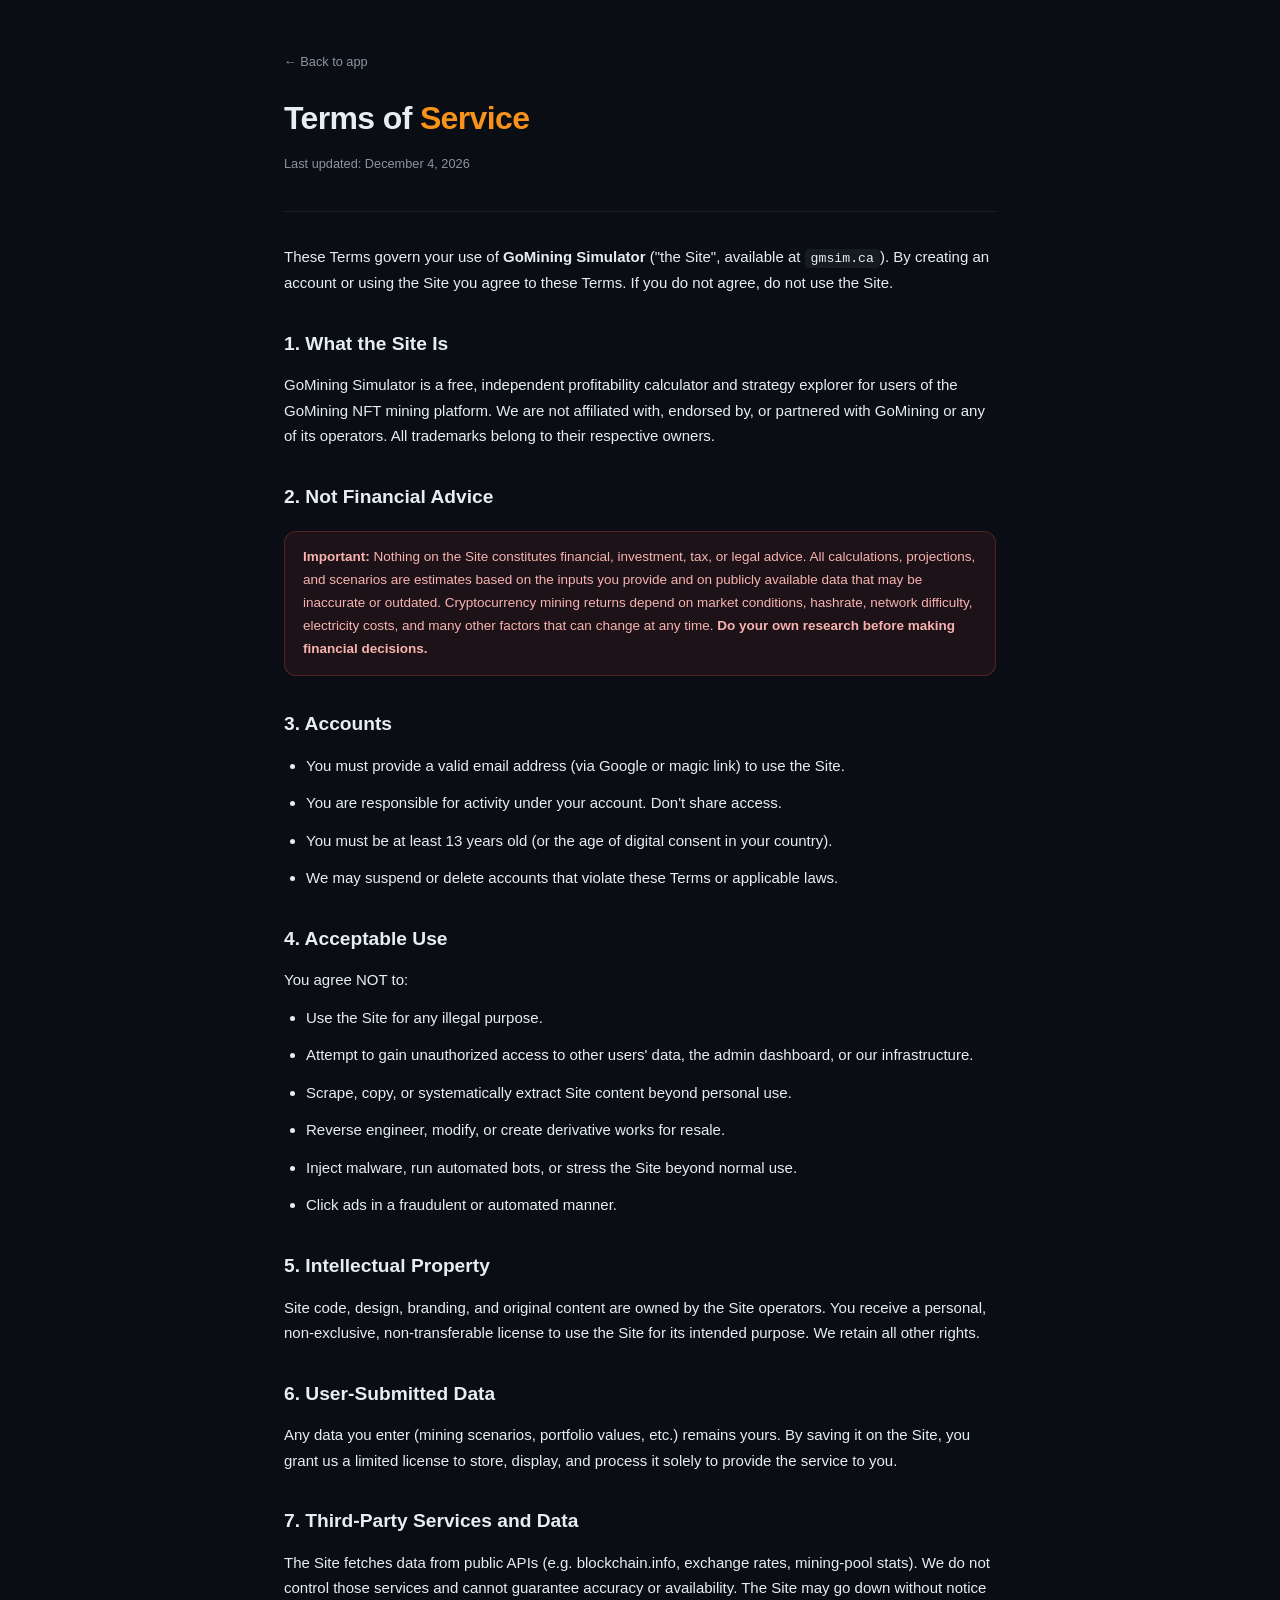
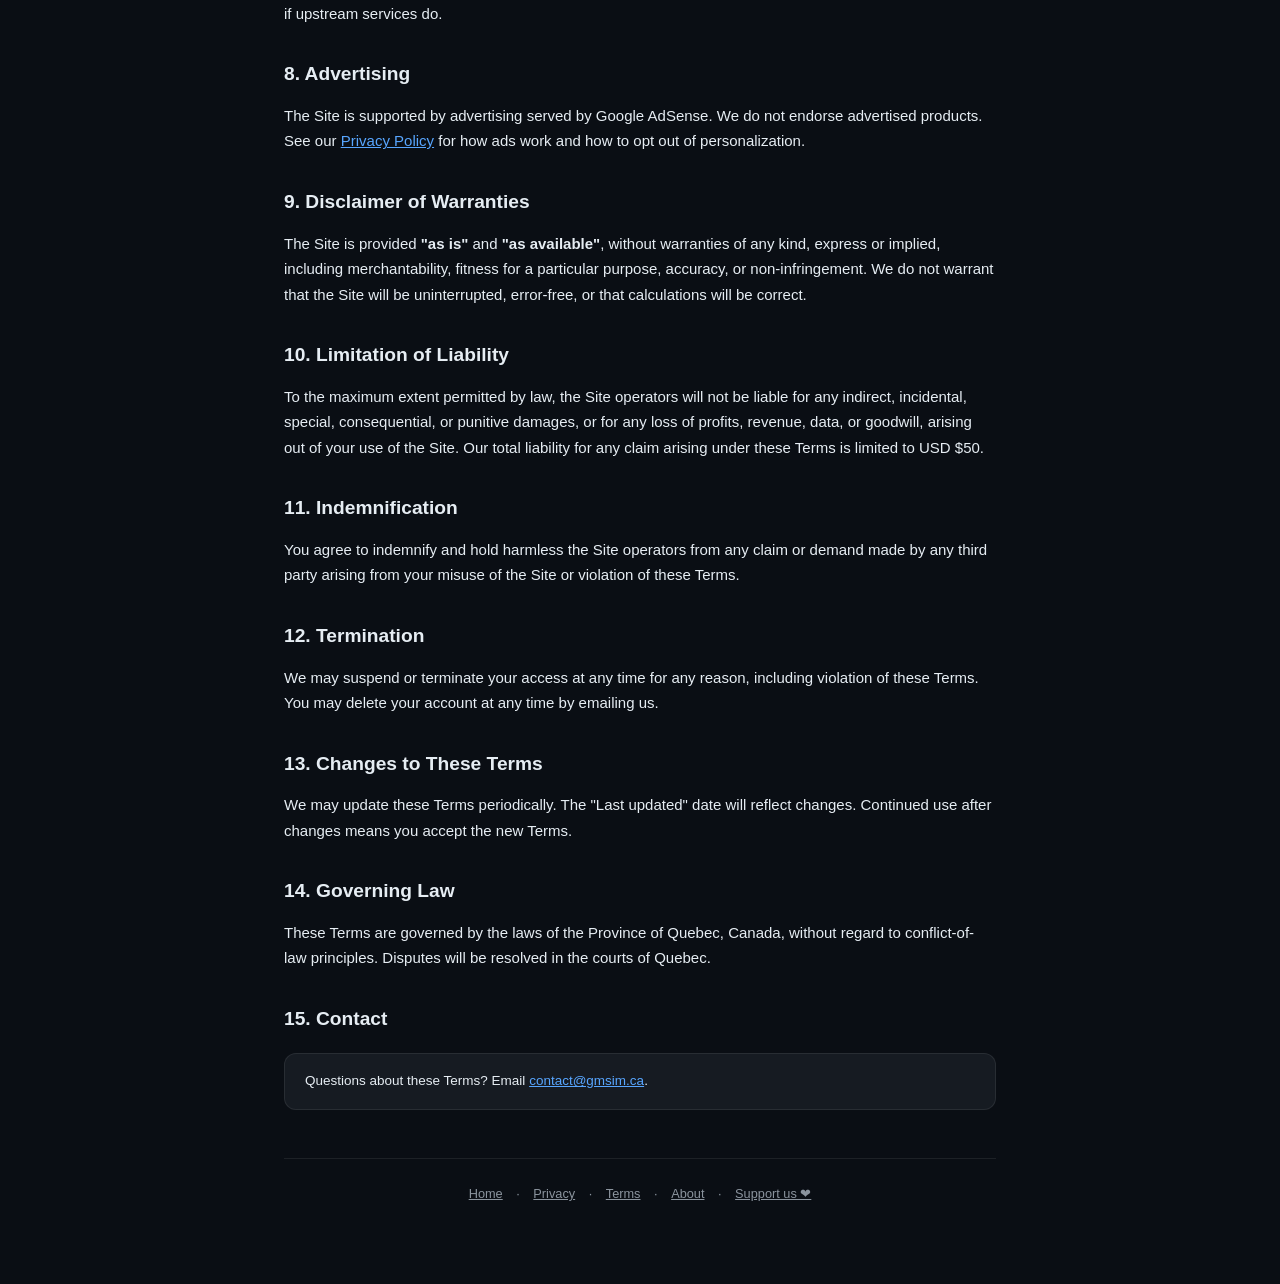
<file: terms.html>
<!DOCTYPE html>
<html lang="en">
<head>
  <meta charset="UTF-8">
  <meta name="viewport" content="width=device-width, initial-scale=1.0">
  <title>Terms of Service · GoMining Simulator</title>
  <link rel="icon" type="image/png" href="icon.png">
  <style>
    :root {
      --bg:#0a0e14; --card:#161b22; --border:rgba(255,255,255,.08);
      --text:#e6edf3; --text-dim:#8b949e; --accent:#f7931a; --link:#58a6ff;
    }
    *{box-sizing:border-box;margin:0;padding:0}
    body{font-family:-apple-system,BlinkMacSystemFont,'Segoe UI',Roboto,sans-serif;
         background:var(--bg);color:var(--text);line-height:1.7;font-size:15px}
    .wrap{max-width:760px;margin:0 auto;padding:48px 24px 80px}
    header{padding-bottom:24px;border-bottom:1px solid var(--border);margin-bottom:32px}
    .back{color:var(--text-dim);text-decoration:none;font-size:.85em;display:inline-block;margin-bottom:18px}
    .back:hover{color:var(--accent)}
    h1{font-size:2rem;font-weight:800;letter-spacing:-.02em;margin-bottom:8px}
    h1 .accent{color:var(--accent)}
    .updated{color:var(--text-dim);font-size:.85em}
    h2{font-size:1.2rem;font-weight:700;margin:32px 0 12px;color:var(--text)}
    p,li{color:var(--text);margin-bottom:12px}
    ul{padding-left:22px;margin-bottom:14px}
    a{color:var(--link)}
    code{background:var(--card);padding:2px 6px;border-radius:4px;font-size:.88em}
    .card{background:var(--card);border:1px solid var(--border);border-radius:12px;
          padding:16px 20px;margin:18px 0;font-size:.9em;color:var(--text-dim)}
    .warn{background:rgba(248,81,73,.08);border:1px solid rgba(248,81,73,.25);
          border-radius:12px;padding:14px 18px;margin:18px 0;color:#f8b3b0;font-size:.9em}
    footer{margin-top:48px;padding-top:24px;border-top:1px solid var(--border);
           color:var(--text-dim);font-size:.85em;text-align:center}
    footer a{margin:0 10px;color:var(--text-dim)}
    footer a:hover{color:var(--accent)}
  </style>
</head>
<body>
  <div class="wrap">
    <a href="index.html" class="back">← Back to app</a>
    <header>
      <h1>Terms of <span class="accent">Service</span></h1>
      <p class="updated">Last updated: <span id="updated">2026</span></p>
    </header>

    <p>These Terms govern your use of <strong>GoMining Simulator</strong> ("the Site", available at <code>gmsim.ca</code>). By creating an account or using the Site you agree to these Terms. If you do not agree, do not use the Site.</p>

    <h2>1. What the Site Is</h2>
    <p>GoMining Simulator is a free, independent profitability calculator and strategy explorer for users of the GoMining NFT mining platform. We are not affiliated with, endorsed by, or partnered with GoMining or any of its operators. All trademarks belong to their respective owners.</p>

    <h2>2. Not Financial Advice</h2>
    <div class="warn">
      <strong>Important:</strong> Nothing on the Site constitutes financial, investment, tax, or legal advice. All calculations, projections, and scenarios are estimates based on the inputs you provide and on publicly available data that may be inaccurate or outdated. Cryptocurrency mining returns depend on market conditions, hashrate, network difficulty, electricity costs, and many other factors that can change at any time. <strong>Do your own research before making financial decisions.</strong>
    </div>

    <h2>3. Accounts</h2>
    <ul>
      <li>You must provide a valid email address (via Google or magic link) to use the Site.</li>
      <li>You are responsible for activity under your account. Don't share access.</li>
      <li>You must be at least 13 years old (or the age of digital consent in your country).</li>
      <li>We may suspend or delete accounts that violate these Terms or applicable laws.</li>
    </ul>

    <h2>4. Acceptable Use</h2>
    <p>You agree NOT to:</p>
    <ul>
      <li>Use the Site for any illegal purpose.</li>
      <li>Attempt to gain unauthorized access to other users' data, the admin dashboard, or our infrastructure.</li>
      <li>Scrape, copy, or systematically extract Site content beyond personal use.</li>
      <li>Reverse engineer, modify, or create derivative works for resale.</li>
      <li>Inject malware, run automated bots, or stress the Site beyond normal use.</li>
      <li>Click ads in a fraudulent or automated manner.</li>
    </ul>

    <h2>5. Intellectual Property</h2>
    <p>Site code, design, branding, and original content are owned by the Site operators. You receive a personal, non-exclusive, non-transferable license to use the Site for its intended purpose. We retain all other rights.</p>

    <h2>6. User-Submitted Data</h2>
    <p>Any data you enter (mining scenarios, portfolio values, etc.) remains yours. By saving it on the Site, you grant us a limited license to store, display, and process it solely to provide the service to you.</p>

    <h2>7. Third-Party Services and Data</h2>
    <p>The Site fetches data from public APIs (e.g. blockchain.info, exchange rates, mining-pool stats). We do not control those services and cannot guarantee accuracy or availability. The Site may go down without notice if upstream services do.</p>

    <h2>8. Advertising</h2>
    <p>The Site is supported by advertising served by Google AdSense. We do not endorse advertised products. See our <a href="privacy.html">Privacy Policy</a> for how ads work and how to opt out of personalization.</p>

    <h2>9. Disclaimer of Warranties</h2>
    <p>The Site is provided <strong>"as is"</strong> and <strong>"as available"</strong>, without warranties of any kind, express or implied, including merchantability, fitness for a particular purpose, accuracy, or non-infringement. We do not warrant that the Site will be uninterrupted, error-free, or that calculations will be correct.</p>

    <h2>10. Limitation of Liability</h2>
    <p>To the maximum extent permitted by law, the Site operators will not be liable for any indirect, incidental, special, consequential, or punitive damages, or for any loss of profits, revenue, data, or goodwill, arising out of your use of the Site. Our total liability for any claim arising under these Terms is limited to USD $50.</p>

    <h2>11. Indemnification</h2>
    <p>You agree to indemnify and hold harmless the Site operators from any claim or demand made by any third party arising from your misuse of the Site or violation of these Terms.</p>

    <h2>12. Termination</h2>
    <p>We may suspend or terminate your access at any time for any reason, including violation of these Terms. You may delete your account at any time by emailing us.</p>

    <h2>13. Changes to These Terms</h2>
    <p>We may update these Terms periodically. The "Last updated" date will reflect changes. Continued use after changes means you accept the new Terms.</p>

    <h2>14. Governing Law</h2>
    <p>These Terms are governed by the laws of the Province of Quebec, Canada, without regard to conflict-of-law principles. Disputes will be resolved in the courts of Quebec.</p>

    <h2>15. Contact</h2>
    <div class="card">
      <p style="margin:0">Questions about these Terms? Email <a href="mailto:contact@gmsim.ca">contact@gmsim.ca</a>.</p>
    </div>

    <footer>
      <a href="index.html">Home</a> ·
      <a href="privacy.html">Privacy</a> ·
      <a href="terms.html">Terms</a> ·
      <a href="about.html">About</a> ·
      <a href="support.html">Support us ❤</a>
    </footer>
  </div>
  <script>
    document.getElementById("updated").textContent =
      new Date().toLocaleDateString(undefined, { year:"numeric", month:"long", day:"numeric" });
  </script>
</body>
</html>
</file>
<file: css/mining-wars.css>
/* =========================================================
   mining-wars.css
   Styles for /mining-wars.html (Mining Wars Calculator).
   Don't share these classes with the main app — keep this
   page self-contained until everything is unified later.
   ========================================================= */
:root {
  --bg:#0a0e14; --bg2:#0d1117;
  --card-solid:#0e131b; --card-bordered:#11161e;
  --border:rgba(255,255,255,.07); --border-hover:rgba(255,255,255,.15);
  --text:#e6edf3; --text-dim:#8b949e; --text-mute:#5a6372;
  --yellow:#ffd60a; --yellow-bright:#ffe85c;
  --accent:#f7931a; --accent2:#58a6ff;
  --green:#3fb950; --red:#f85149; --purple:#bc8cff;
  --mining:#3fb950;       /* solo / mining mode */
  --wars:#bc8cff;         /* miner wars */
  --radius:14px; --radius-sm:10px;
}
*{box-sizing:border-box;margin:0;padding:0}
body{font-family:-apple-system,BlinkMacSystemFont,'Segoe UI',Roboto,sans-serif;
     background:#0a0e14;color:var(--text);line-height:1.55;font-size:15px;min-height:100vh}
.wrap{max-width:1240px;margin:0 auto;padding:24px 22px 80px}

/* ============ Sidebar layout ============ */
.app-layout{display:flex;min-height:100vh}
.mw-sidebar{width:230px;position:fixed;left:0;top:0;bottom:0;
            background:#0d1117;border-right:1px solid var(--border);
            display:flex;flex-direction:column;padding:18px 0;z-index:50;overflow-y:auto}
.mw-side-logo{padding:0 20px 16px;border-bottom:1px solid var(--border);
              display:flex;align-items:center;gap:10px}
.mw-side-logo img{width:36px;height:36px;border-radius:8px}
.mw-side-logo h1{font-size:.95rem;font-weight:800;letter-spacing:-.02em;line-height:1.1}
.mw-side-logo h1 .accent{color:var(--accent)}
.mw-side-logo p{font-size:.66em;color:var(--text-dim);margin-top:2px}

.mw-nav{flex:1;padding:10px 0;display:flex;flex-direction:column}
.mw-nav-item{display:flex;align-items:center;gap:11px;
             padding:11px 20px;background:transparent;border:none;
             color:var(--text-dim);font-family:inherit;font-size:.88em;
             font-weight:600;cursor:pointer;text-align:left;
             border-left:3px solid transparent;transition:all .15s}
.mw-nav-item:hover{color:var(--text);background:rgba(255,255,255,.03)}
.mw-nav-item.active{color:var(--text);background:rgba(255,214,10,.06);
                    border-left-color:var(--yellow)}
.mw-nav-item .ico{font-size:1em;width:20px;text-align:center}

.mw-side-footer{padding:14px 16px;border-top:1px solid var(--border)}
.mw-side-footer .back{font-size:.78em}

.mw-main{margin-left:230px;flex:1;min-width:0}

/* tab visibility */
.mw-tab{display:none}
.mw-tab.active{display:block}

@media (max-width: 760px) {
  .mw-sidebar{position:relative;width:100%;height:auto;padding:14px 0;
              flex-direction:row;align-items:center;flex-wrap:wrap;gap:6px}
  .mw-side-logo{border-bottom:none;padding:0 16px;flex-shrink:0}
  .mw-nav{flex-direction:row;padding:0 8px;flex-wrap:wrap;flex:1 1 100%}
  .mw-nav-item{border-left:none;border-bottom:3px solid transparent;
               padding:8px 12px;font-size:.8em}
  .mw-nav-item.active{border-bottom-color:var(--yellow);border-left-color:transparent}
  .mw-side-footer{display:none}
  .mw-main{margin-left:0}
}

.topbar{display:flex;align-items:center;justify-content:space-between;
        margin-bottom:18px;flex-wrap:wrap;gap:12px}
.brand{display:flex;align-items:center;gap:12px}
.brand img{width:40px;height:40px;border-radius:10px}
.brand h1{font-size:1.1rem;font-weight:800;letter-spacing:-.02em;line-height:1.1}
.brand h1 .accent{color:var(--accent)}
.brand p{font-size:.7em;color:var(--text-dim)}
.back{color:var(--text-dim);text-decoration:none;font-size:.85em;
      padding:7px 14px;border:1px solid var(--border);border-radius:8px;transition:all .15s}
.back:hover{color:var(--text);border-color:var(--text-dim)}

.card{background:var(--card-solid);border:1px solid var(--border);
      border-radius:var(--radius);padding:24px;margin-bottom:14px}
.card-title{font-size:1.05rem;font-weight:800;color:var(--yellow);
            margin-bottom:6px;display:flex;align-items:center;gap:10px;letter-spacing:-.01em}
.card-desc{color:var(--text-dim);font-size:.88em;margin-bottom:18px;line-height:1.6}

.grid-mini{display:grid;grid-template-columns:repeat(auto-fit,minmax(160px,1fr));gap:12px}
.price-input{display:flex;flex-direction:column;gap:6px}
.price-input label{font-size:.78em;color:var(--text-dim);font-weight:600}
.price-input input{background:#0a0e14;border:1px solid var(--border);
                   color:var(--text);padding:11px 14px;border-radius:8px;
                   font-size:.95em;font-family:inherit;outline:none;width:100%}
.price-input input:focus{border-color:var(--yellow)}
.price-input .sub{font-size:.72em;color:var(--text-mute)}

/* League picker */
.league-grid{display:grid;grid-template-columns:repeat(auto-fit,minmax(200px,1fr));gap:10px;margin-bottom:14px}
.league-btn{background:#11161e;border:2px solid var(--border);border-radius:11px;
            padding:14px 16px;cursor:pointer;font-family:inherit;color:var(--text);
            text-align:left;transition:all .15s;display:flex;flex-direction:column;gap:6px}
.league-btn:hover{transform:translateY(-1px);border-color:var(--border-hover)}
.league-btn.active{border-color:var(--yellow);background:#161c25}
.league-btn .name{font-size:.95em;font-weight:800;letter-spacing:-.01em}
.league-btn.dune    .name{color:#e0c66e}
.league-btn.horizon .name{color:var(--accent)}
.league-btn.eclipse .name{color:var(--accent2)}
.league-btn.odyssey .name{color:var(--purple)}
.league-btn .stats{font-size:.78em;color:var(--text-dim);line-height:1.4}
.league-btn .stats strong{color:var(--text)}
.league-btn .stats em{color:var(--text-mute);font-style:normal}
.league-btn .mult-badge{display:inline-block;font-size:.62em;font-weight:700;
  letter-spacing:.04em;padding:1px 7px;border-radius:5px;
  background:rgba(255,214,10,.12);color:var(--yellow);
  margin-left:6px;vertical-align:middle}

.league-info{margin:6px 0 14px;padding:14px 16px;background:#0c1118;
  border:1px solid var(--border);border-radius:11px;font-size:.86em;line-height:1.7}
.league-info .li-line{display:flex;gap:8px}
.league-info .li-lbl{color:var(--text-dim);min-width:170px}

.btn-run{width:100%;background:var(--yellow);color:#1a1a1a;border:none;
         padding:16px 20px;border-radius:11px;font-size:1.02em;font-weight:800;
         cursor:pointer;font-family:inherit;letter-spacing:.02em;
         transition:filter .15s;border:2px solid #76b6ff}
.btn-run:hover{filter:brightness(1.05)}

/* Results */
.results-title{font-size:1.05rem;font-weight:800;color:var(--yellow);
               display:flex;align-items:center;gap:10px;margin-bottom:14px}
.vs-grid{display:grid;grid-template-columns:1fr 1fr;gap:14px;margin-bottom:18px}
@media (max-width:680px){.vs-grid{grid-template-columns:1fr}}
.mode-card{background:#0c1118;border:1px solid var(--border);border-radius:13px;padding:20px;position:relative}
.mode-card.mining{border-color:rgba(63,185,80,.35)}
.mode-card.wars  {border-color:rgba(188,140,255,.35)}
.mode-card.winner{box-shadow:0 0 0 2px rgba(255,214,10,.4); background:#10141c}
.mode-card .winner-tag{position:absolute;top:-10px;right:14px;background:var(--yellow);
                       color:#1a1a1a;padding:2px 10px;border-radius:6px;
                       font-size:.7em;font-weight:800;letter-spacing:.04em}
.mode-name{font-size:.78em;text-transform:uppercase;letter-spacing:.08em;
           color:var(--text-dim);font-weight:700;margin-bottom:4px}
.mode-card.mining .mode-name{color:var(--mining)}
.mode-card.wars   .mode-name{color:var(--wars)}
.mode-net{font-size:1.85rem;font-weight:800;letter-spacing:-.02em;line-height:1.1;margin-bottom:4px}
.mode-net.green{color:var(--green)} .mode-net.red{color:var(--red)}
.mode-sub{font-size:.85em;color:var(--text-dim);margin-bottom:14px}
.mode-row{display:flex;justify-content:space-between;padding:7px 0;
          border-top:1px dashed var(--border);font-size:.85em}
.mode-row .lbl{color:var(--text-dim)}
.mode-row .val{color:var(--text);font-weight:600}
.mode-row .val.red{color:var(--red)} .mode-row .val.green{color:var(--green)}

.verdict{padding:18px;border-radius:11px;text-align:center;margin-bottom:18px;
         border:1px solid var(--border);background:#0c1118}
.verdict.mining{border-color:rgba(63,185,80,.35);background:rgba(63,185,80,.06)}
.verdict.wars  {border-color:rgba(188,140,255,.35);background:rgba(188,140,255,.06)}
.verdict h3{font-size:1.1rem;font-weight:800;margin-bottom:4px}
.verdict.mining h3{color:var(--mining)} .verdict.wars h3{color:var(--wars)}
.verdict p{color:var(--text-dim);font-size:.92em}

/* Bonus tools */
.tools-grid{display:grid;grid-template-columns:repeat(auto-fit,minmax(280px,1fr));gap:14px}
.tool-card{background:#0c1118;border:1px solid var(--border);border-radius:12px;padding:18px}
.tool-card h4{font-size:.92rem;font-weight:800;color:var(--yellow);margin-bottom:6px}
.tool-card p{color:var(--text-dim);font-size:.84em;margin-bottom:12px;line-height:1.5}
.tool-card .out{margin-top:10px;font-size:1.4rem;font-weight:800;color:var(--text);letter-spacing:-.02em}
.tool-card .out-sub{font-size:.78em;color:var(--text-dim);margin-top:2px}

.empty{padding:40px;text-align:center;color:var(--text-dim)}

/* ============ Dashboard live KPIs ============ */
.dash-kpi-grid{display:grid;grid-template-columns:repeat(auto-fit,minmax(200px,1fr));
               gap:12px;margin-bottom:14px}
.dash-kpi{background:#0c1118;border:1px solid var(--border);border-radius:12px;padding:16px}
.dash-kpi .lbl{font-size:.7em;color:var(--text-dim);text-transform:uppercase;
               letter-spacing:.06em;font-weight:700;margin-bottom:5px}
.dash-kpi .val{font-size:1.6rem;font-weight:800;letter-spacing:-.02em;line-height:1.1;color:var(--text)}
.dash-kpi .sub{font-size:.76em;color:var(--text-dim);margin-top:5px;line-height:1.5}
.dash-kpi.green .val{color:var(--green)}
.dash-kpi.red   .val{color:var(--red)}
.dash-kpi.purple .val{color:var(--purple)}
.dash-kpi.accent .val{color:var(--accent)}
.dash-kpi.dim .val{color:var(--text-mute)}
.dash-actions{display:flex;gap:10px;flex-wrap:wrap;margin-top:6px}

/* Live data banner (shows when the extension is connected) */
.live-banner{display:flex;align-items:flex-start;gap:14px;padding:14px 16px;
             background:linear-gradient(90deg, rgba(63,185,80,.08), rgba(255,214,10,.04));
             border:1px solid rgba(63,185,80,.3);border-radius:11px;margin-bottom:14px}
.live-banner .live-dot{width:10px;height:10px;border-radius:50%;background:var(--green);
                       box-shadow:0 0 8px rgba(63,185,80,.7);flex-shrink:0;margin-top:6px;
                       animation:pulse 1.6s infinite}
@keyframes pulse{0%,100%{opacity:1}50%{opacity:.4}}
.live-banner .live-text{font-size:.85em;color:var(--text);line-height:1.6;flex:1}
.live-banner .live-text strong{color:var(--green);font-weight:700}
.live-banner .live-text span{color:var(--text-dim)}
.live-banner .live-proj{display:block;margin-top:4px;color:var(--text);font-size:.92em}
.live-banner .live-proj strong{color:var(--yellow)}

/* Cycle progress card */
.cycle-bar{position:relative;height:14px;background:#11161e;border:1px solid var(--border);
           border-radius:8px;overflow:hidden;margin:8px 0 16px}
.cycle-bar-fill{position:absolute;left:0;top:0;bottom:0;
                background:linear-gradient(90deg,var(--green),var(--yellow));
                transition:width .4s ease}
.cycle-bar-label{position:absolute;inset:0;display:flex;align-items:center;justify-content:center;
                 font-size:.72em;color:var(--text);font-weight:700;letter-spacing:.04em;
                 mix-blend-mode:difference}
.cycle-grid{display:grid;grid-template-columns:repeat(auto-fit,minmax(190px,1fr));gap:10px;margin-bottom:14px}
.cycle-cell{background:#0c1118;border:1px solid var(--border);border-radius:11px;padding:14px}
.cycle-cell .cyc-l{font-size:.68em;color:var(--text-dim);text-transform:uppercase;
                   letter-spacing:.06em;font-weight:700;margin-bottom:5px}
.cycle-cell .cyc-v{font-size:1.4rem;font-weight:800;letter-spacing:-.02em;line-height:1.1;color:var(--text)}
.cycle-cell .cyc-s{font-size:.74em;color:var(--text-dim);margin-top:5px;line-height:1.4}
.cycle-explainer{font-size:.82em;color:var(--text-dim);padding:10px 12px;
                 background:rgba(255,214,10,.05);border:1px solid rgba(255,214,10,.18);
                 border-radius:9px}
.cycle-explainer strong{color:var(--yellow)}

/* Live-tagged input fields */
.from-ext{background:rgba(63,185,80,.04) !important;border-color:rgba(63,185,80,.3) !important}
.ext-tag{display:inline-block;font-size:.65em;color:var(--green);margin-left:6px;
         padding:1px 6px;border-radius:4px;background:rgba(63,185,80,.1);font-weight:700;
         text-transform:none;letter-spacing:.02em}

/* Inputs currently showing a live value (data-live="1") */
input[data-live="1"]{border-left:3px solid var(--green) !important;background:rgba(63,185,80,.04)}
/* Inputs the user has manually overridden (data-manual="1") */
input[data-manual="1"]{border-left:3px solid var(--yellow) !important}

/* "↻ live" button that lets user revert a manually-edited field to the latest live value */
.reset-live-btn{margin-left:8px;font-size:.7em;padding:2px 8px;border-radius:6px;
                background:rgba(63,185,80,.1);color:var(--green);border:1px solid rgba(63,185,80,.3);
                cursor:pointer;font-weight:700}
.reset-live-btn:hover{background:rgba(63,185,80,.2)}

/* Config snapshot (read-only summary on Dashboard) */
.snap-grid{display:grid;grid-template-columns:repeat(auto-fit,minmax(160px,1fr));gap:10px}
.snap-cell{background:#0c1118;border:1px solid var(--border);border-radius:10px;padding:12px 14px}
.snap-cell .snap-l{font-size:.7em;color:var(--text-dim);text-transform:uppercase;
                   letter-spacing:.06em;font-weight:700;margin-bottom:4px}
.snap-cell .snap-v{font-size:1rem;font-weight:700;color:var(--text);letter-spacing:-.01em}

/* ============ Compare: variance scenarios + break-even ============ */
.variance-grid{display:grid;grid-template-columns:repeat(auto-fit,minmax(220px,1fr));gap:12px}
.variance-card{background:#0c1118;border:1px solid var(--border);border-radius:12px;padding:16px}
.variance-card .luck{font-size:.7em;font-weight:800;letter-spacing:.06em;
                     padding:2px 9px;border-radius:6px;display:inline-block;margin-bottom:8px}
.variance-card.bad   .luck{background:rgba(248,81,73,.13);color:var(--red)}
.variance-card.avg   .luck{background:rgba(139,148,158,.18);color:var(--text-dim)}
.variance-card.lucky .luck{background:rgba(63,185,80,.13);color:var(--green)}
.variance-card .vc-net{font-size:1.45rem;font-weight:800;letter-spacing:-.02em;line-height:1.1}
.variance-card .vc-net.green{color:var(--green)} .variance-card .vc-net.red{color:var(--red)}
.variance-card .vc-sub{font-size:.78em;color:var(--text-dim);margin-top:4px}
.variance-card .vc-row{display:flex;justify-content:space-between;font-size:.82em;
                       padding:6px 0;border-top:1px dashed var(--border);margin-top:8px}
.variance-card .vc-row:first-of-type{margin-top:10px}
.variance-card .vc-row .l{color:var(--text-dim)}
.variance-card .vc-row .r{font-weight:600}

.breakeven-row{background:#0c1118;border:1px solid var(--border);border-radius:12px;
               padding:18px;display:grid;grid-template-columns:1fr 1fr;gap:18px}
@media (max-width:680px){.breakeven-row{grid-template-columns:1fr}}
.breakeven-row .be-block{}
.breakeven-row .be-lbl{font-size:.74em;color:var(--text-dim);font-weight:700;
                       text-transform:uppercase;letter-spacing:.06em;margin-bottom:6px}
.breakeven-row .be-val{font-size:1.55rem;font-weight:800;letter-spacing:-.02em;line-height:1.1}
.breakeven-row .be-val.green{color:var(--green)}.breakeven-row .be-val.red{color:var(--red)}
.breakeven-row .be-sub{font-size:.84em;color:var(--text-dim);margin-top:6px;line-height:1.6}

/* shared field-label */
.field-label{font-size:.78em;color:var(--text-dim);font-weight:600;
             margin-bottom:8px;letter-spacing:.02em}

table.detail{width:100%;border-collapse:collapse;font-size:.86em;margin-top:8px}
table.detail td{padding:10px 12px;border-bottom:1px solid var(--border)}
table.detail td:last-child{text-align:right;font-weight:700}
table.detail td.lbl{color:var(--text-dim)}
table.detail td.green{color:var(--green)}
table.detail td.red{color:var(--red)}
table.detail tr.total td{border-top:2px solid var(--border);border-bottom:none;
                          padding-top:14px;font-size:.95em}

/* ---- inline-style classes lifted into the stylesheet ---- */
.spell-catalog{background:#0c1118;border:1px solid var(--border);border-radius:11px;
               padding:14px 16px;margin-bottom:16px;font-size:.85em;line-height:1.7;color:var(--text-dim)}
.spell-catalog .heading{font-weight:700;color:var(--yellow);margin-bottom:6px}
.spell-catalog .name{color:var(--accent)}
.spell-catalog .name.shield{color:var(--accent2)}
.spell-catalog .name.service{color:var(--green)}
.bot-summary-grid{display:grid;grid-template-columns:repeat(auto-fit,minmax(200px,1fr));gap:10px;margin-bottom:14px}
.bot-summary-grid .tool-card{margin:0;padding:14px}
.bot-summary-label{font-size:.72em;color:var(--text-dim);font-weight:700;letter-spacing:.06em}
.bot-summary-value{font-size:1.4rem !important}
.bot-summary-value.green{color:var(--green)}
.bot-rules-wrap{overflow-x:auto}
.bot-rules-table{font-size:.85em}
.bot-rules-table th{text-align:left;color:var(--text-dim);font-weight:700;
                    font-size:.72em;text-transform:uppercase;letter-spacing:.06em}
.bot-rules-table th.right{text-align:right}
.bot-actions{display:flex;gap:10px;flex-wrap:wrap;margin-top:14px}
.bot-action-btn{background:#11161e;border:1px solid var(--border);
                color:var(--text);padding:9px 16px;border-radius:8px;
                cursor:pointer;font-family:inherit;font-size:.85em;font-weight:600}
.bot-action-btn.dim{color:var(--text-dim)}
.bot-rules-table select{background:#0a0e14;border:1px solid var(--border);
                        color:var(--text);padding:5px 7px;border-radius:6px;
                        font-size:.82em;font-family:inherit}
.bot-rules-table label.service-toggle{display:inline-flex;align-items:center;
                                      gap:5px;font-size:.8em;cursor:pointer}
.bot-multcell{text-align:left}
</file>
